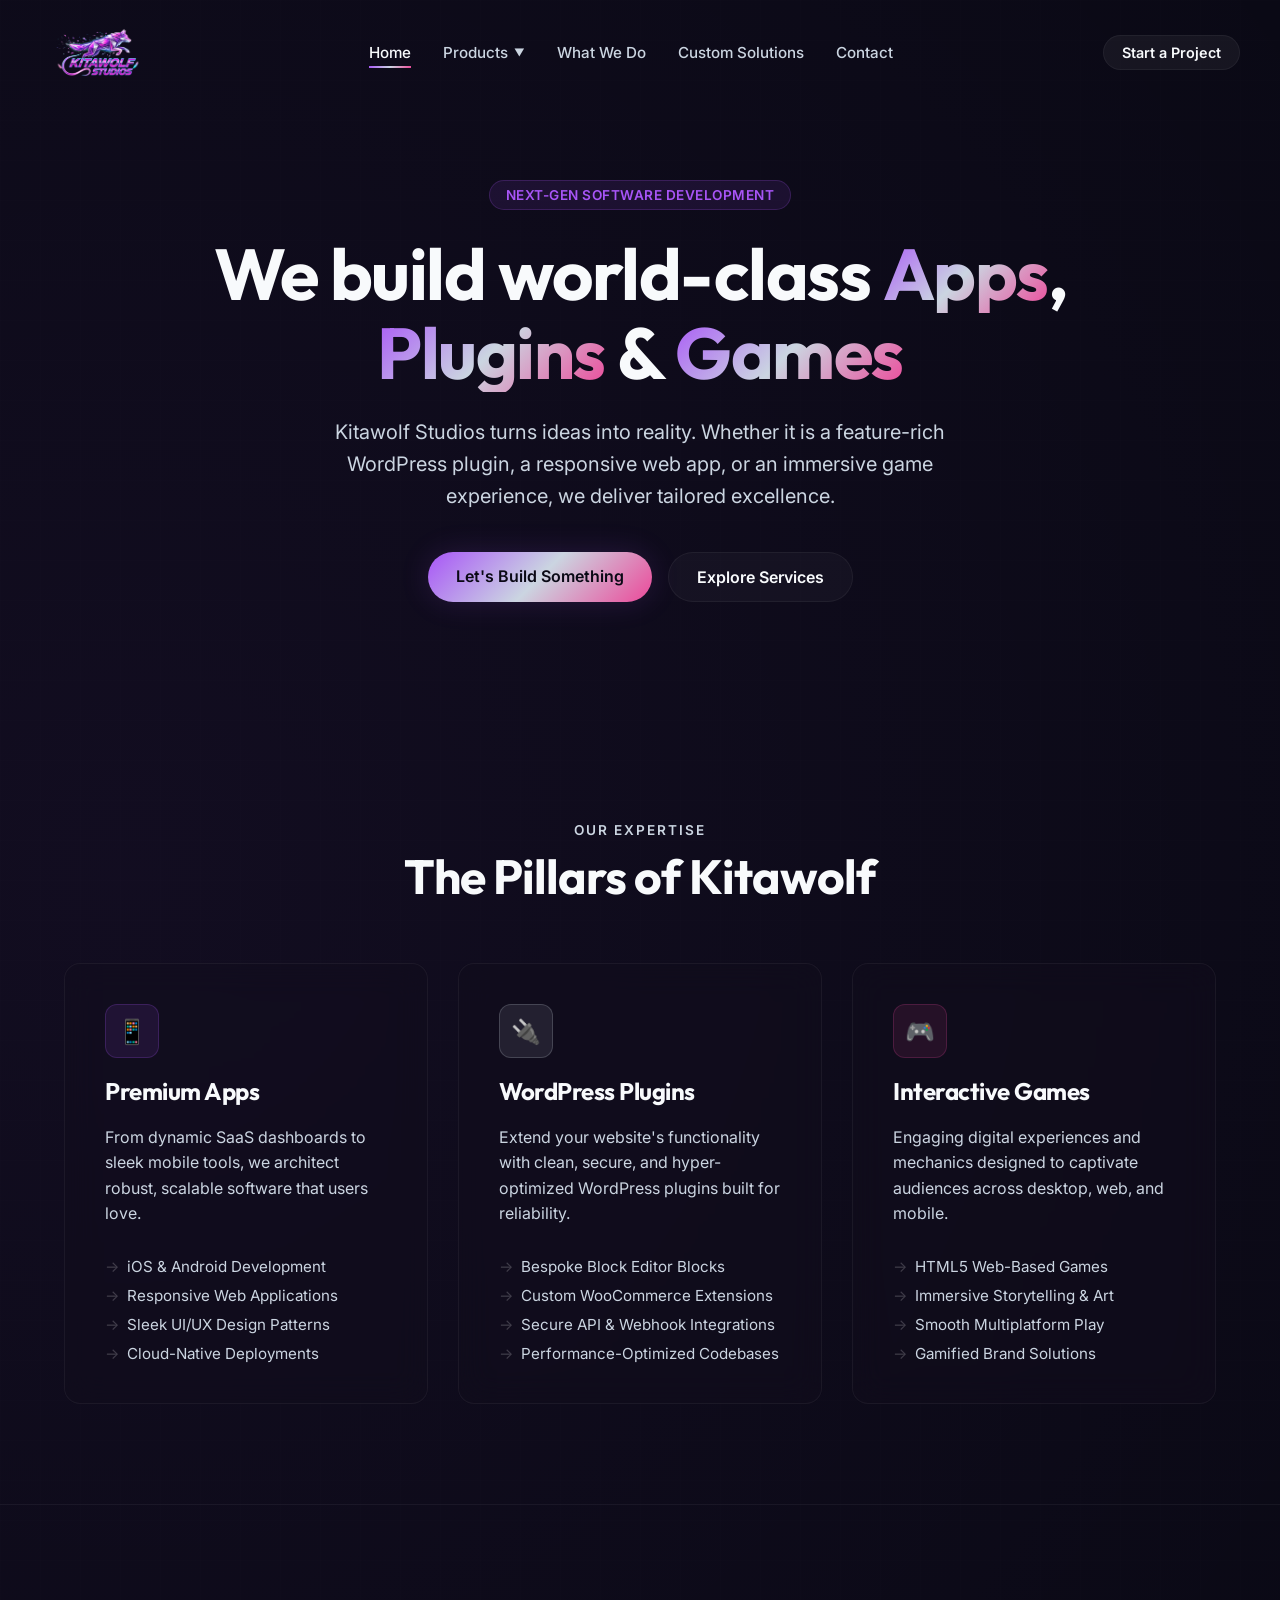
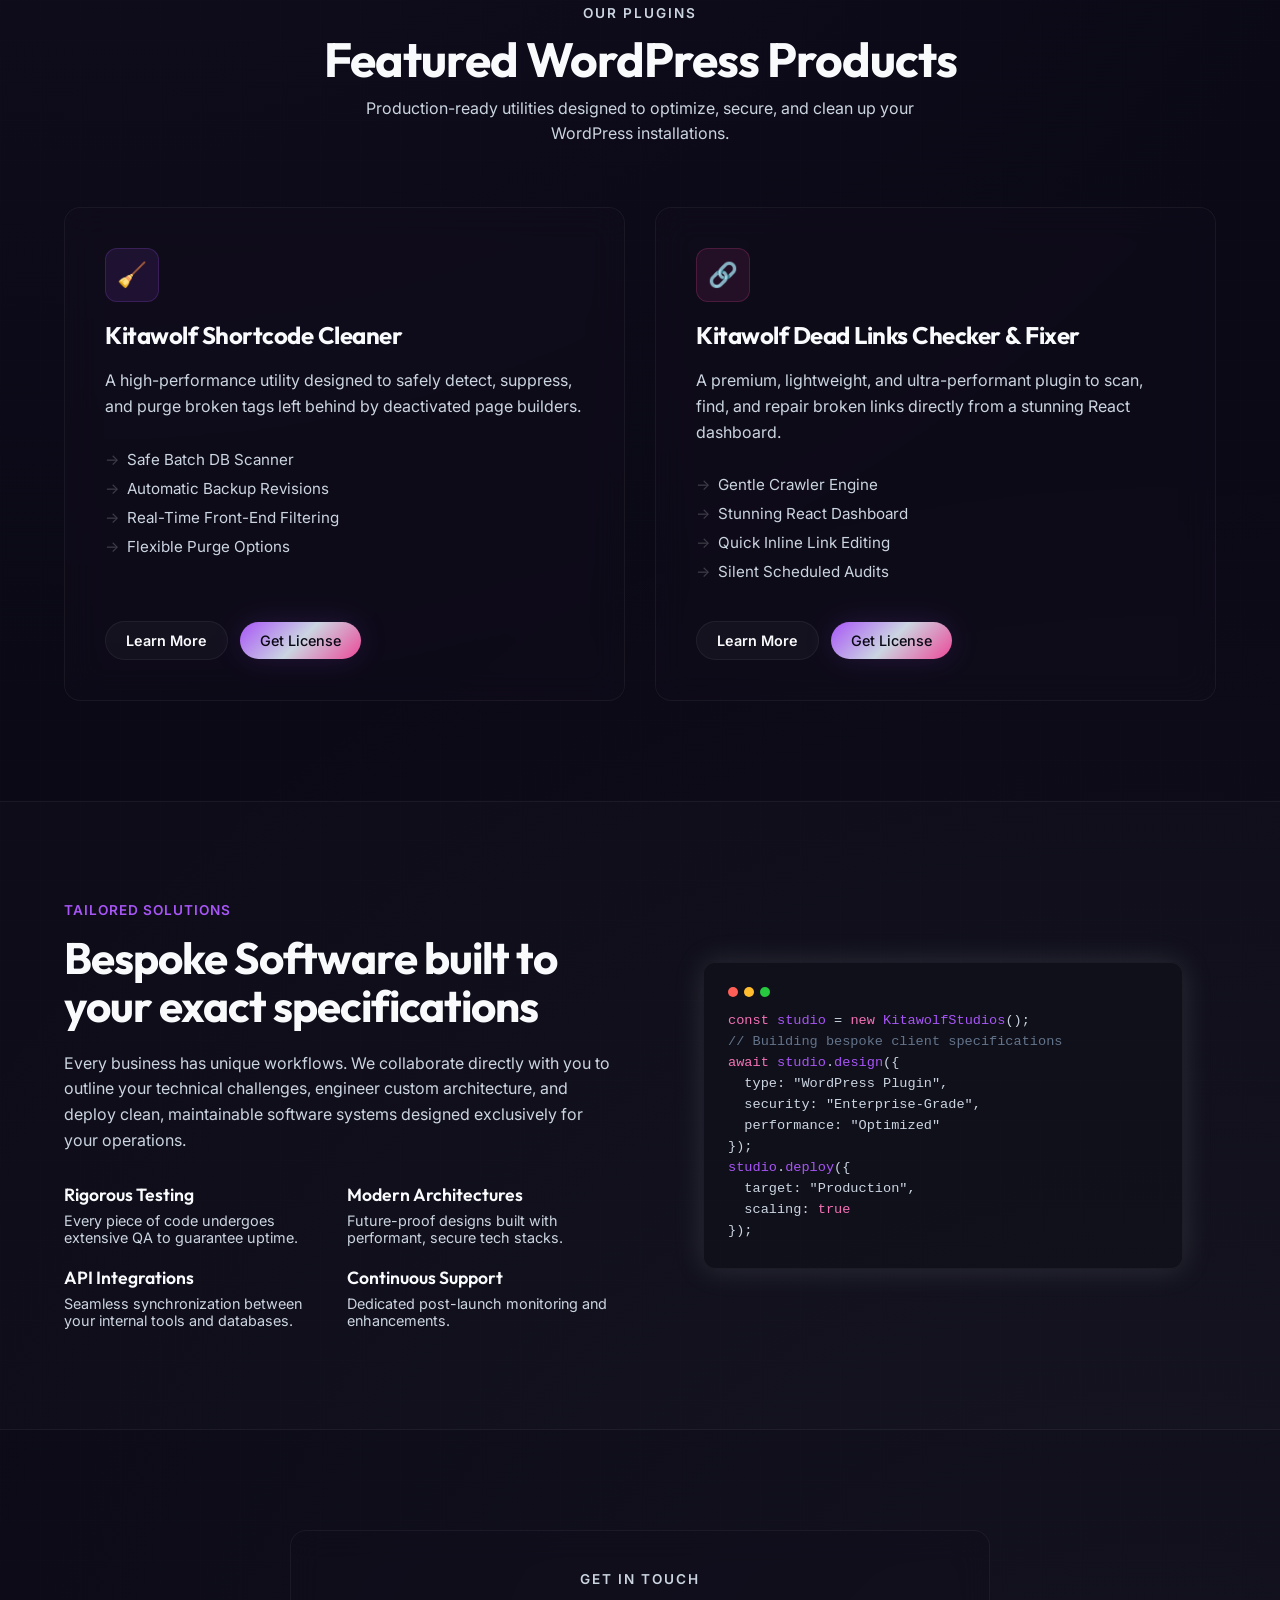
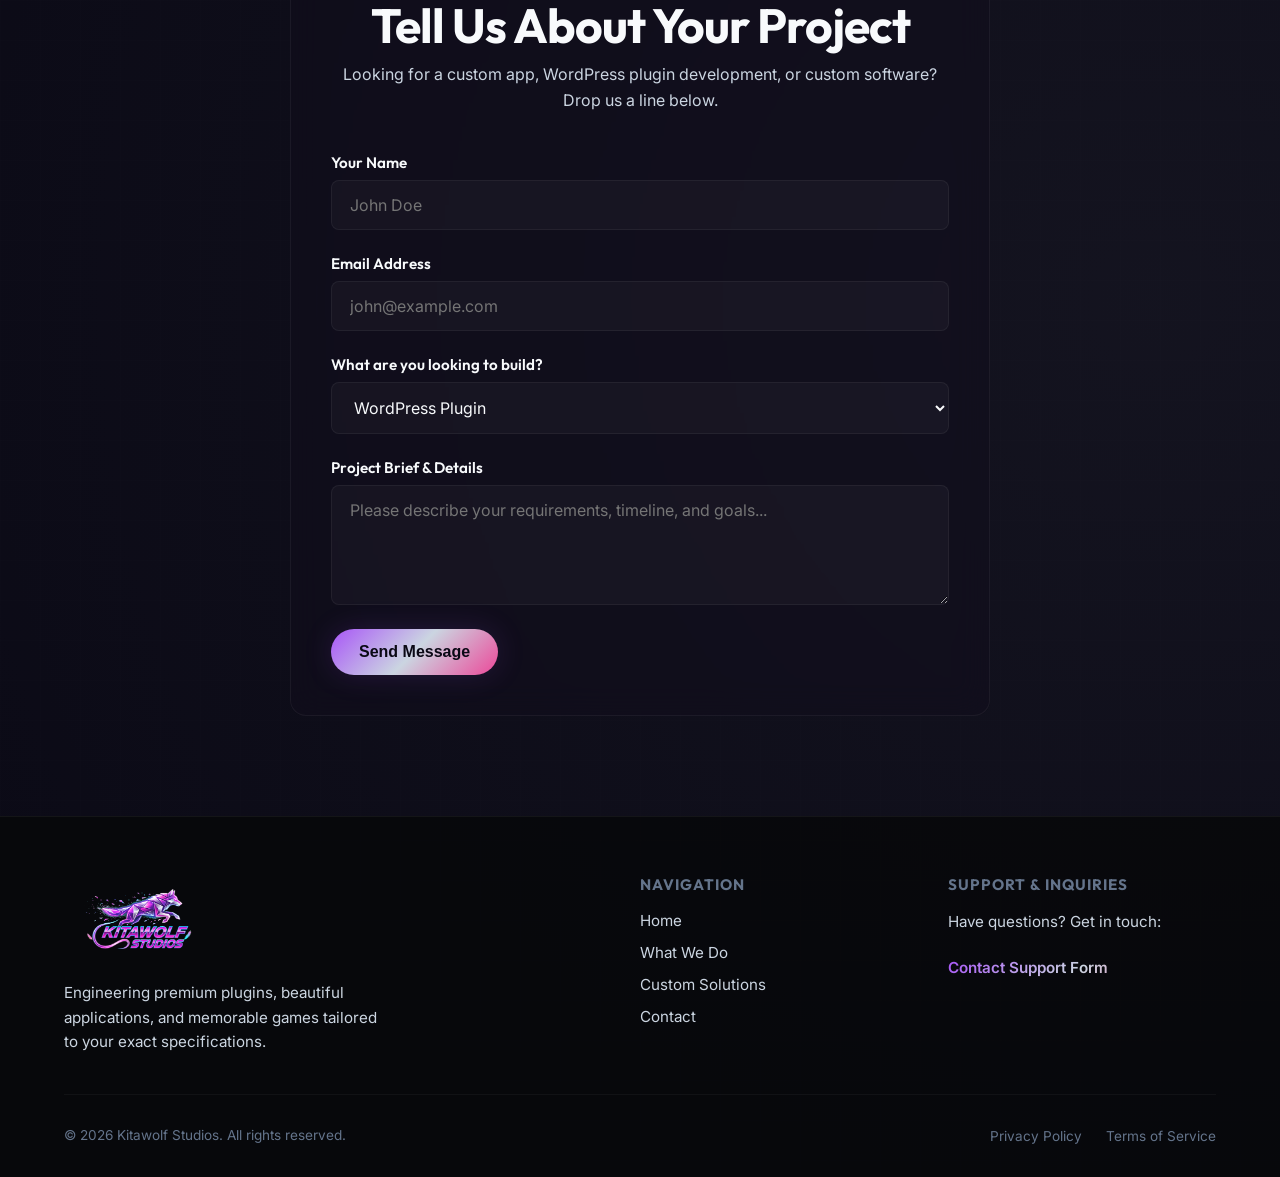
<file: index.html>
<!DOCTYPE html>
<html lang="en">
<head>
  <meta charset="UTF-8">
  <meta name="viewport" content="width=device-width, initial-scale=1.0">
  <title>Kitawolf Studios | World-Class Apps, Plugins & Games</title>
  
  <!-- SEO Meta Tags -->
  <meta name="description" content="Kitawolf Studios designs and builds premium mobile/web applications, custom WordPress plugins, and immersive games. We specialize in bespoke custom software built to your specifications.">
  <meta name="keywords" content="Kitawolf Studios, WordPress Plugins, Custom WordPress Plugin, Web Application Development, Game Development, Software Engineering, Bespoke Software">
  <meta name="author" content="Kitawolf Studios">
  
  <!-- Open Graph / Facebook -->
  <meta property="og:type" content="website">
  <meta property="og:title" content="Kitawolf Studios | World-Class Apps, Plugins & Games">
  <meta property="og:description" content="Kitawolf Studios designs and builds premium applications, custom WordPress plugins, and immersive games.">
  
  <!-- Favicon -->
  <link rel="icon" href="data:image/svg+xml,<svg xmlns=%22http://www.w3.org/2000/svg%22 viewBox=%220 0 100 100%22><text y=%22.9em%22 font-size=%2290%22>🐺</text></svg>">
  
  <!-- Stylesheets -->
  <link rel="stylesheet" href="index.css">
</head>
<body>

  <!-- Header & Navigation -->
  <header id="site-header">
    <div class="container nav-container">
      <a href="index.html" class="logo" id="nav-logo">
        <img src="kitawolf-logo.png" alt="Kitawolf Studios Logo" class="logo-img">
      </a>
      
      <nav aria-label="Main Navigation">
        <ul class="nav-links" id="nav-menu">
          <li><a href="index.html" class="active" id="link-home">Home</a></li>
          <li class="dropdown" id="dropdown-products">
            <a href="#" class="dropdown-toggle" id="link-products" aria-haspopup="true" aria-expanded="false">Products <span class="chevron">▼</span></a>
            <ul class="dropdown-menu">
              <li><a href="shortcode-cleaner.html" id="link-prod-cleaner">Kitawolf Shortcode Cleaner</a></li>
              <li><a href="dead-links-checker.html" id="link-prod-links">Kitawolf Dead Links Checker</a></li>
            </ul>
          </li>
          <li><a href="index.html#pillars" id="link-pillars">What We Do</a></li>
          <li><a href="index.html#custom-software" id="link-custom">Custom Solutions</a></li>
          <li><a href="index.html#contact" id="link-contact">Contact</a></li>
        </ul>
      </nav>
      
      <a href="index.html#contact" class="nav-cta" id="nav-cta-btn">Start a Project</a>
      
      <button class="mobile-toggle" id="mobile-menu-toggle" aria-label="Toggle Menu" aria-expanded="false" aria-controls="nav-menu">
        <span></span>
        <span></span>
        <span></span>
      </button>
    </div>
  </header>

  <!-- Main Content -->
  <main>
    
    <!-- Hero Section -->
    <section class="hero container" id="hero-section">
      <span class="hero-badge">Next-Gen Software Development</span>
      <h1>We build world-class <span class="gradient-text">Apps</span>, <span class="gradient-text">Plugins</span> & <span class="gradient-text">Games</span></h1>
      <p>Kitawolf Studios turns ideas into reality. Whether it is a feature-rich WordPress plugin, a responsive web app, or an immersive game experience, we deliver tailored excellence.</p>
      
      <div class="hero-actions">
        <a href="#contact" class="btn btn-primary" id="hero-cta-primary">Let's Build Something</a>
        <a href="#pillars" class="btn btn-secondary" id="hero-cta-secondary">Explore Services</a>
      </div>
    </section>

    <!-- Pillars / What We Do Section -->
    <section class="section-padding" id="pillars">
      <div class="container">
        <div class="section-header">
          <span class="tag">Our Expertise</span>
          <h2>The Pillars of Kitawolf</h2>
        </div>
        
        <div class="pillars-grid">
          <!-- Apps Card -->
          <div class="pillar-card glass-panel" id="pillar-apps">
            <div class="pillar-icon-wrapper">📱</div>
            <h3>Premium Apps</h3>
            <p>From dynamic SaaS dashboards to sleek mobile tools, we architect robust, scalable software that users love.</p>
            <ul>
              <li>iOS & Android Development</li>
              <li>Responsive Web Applications</li>
              <li>Sleek UI/UX Design Patterns</li>
              <li>Cloud-Native Deployments</li>
            </ul>
          </div>
          
          <!-- Plugins Card -->
          <div class="pillar-card glass-panel" id="pillar-plugins">
            <div class="pillar-icon-wrapper">🔌</div>
            <h3>WordPress Plugins</h3>
            <p>Extend your website's functionality with clean, secure, and hyper-optimized WordPress plugins built for reliability.</p>
            <ul>
              <li>Bespoke Block Editor Blocks</li>
              <li>Custom WooCommerce Extensions</li>
              <li>Secure API & Webhook Integrations</li>
              <li>Performance-Optimized Codebases</li>
            </ul>
          </div>
          
          <!-- Games Card -->
          <div class="pillar-card glass-panel" id="pillar-games">
            <div class="pillar-icon-wrapper">🎮</div>
            <h3>Interactive Games</h3>
            <p>Engaging digital experiences and mechanics designed to captivate audiences across desktop, web, and mobile.</p>
            <ul>
              <li>HTML5 Web-Based Games</li>
              <li>Immersive Storytelling & Art</li>
              <li>Smooth Multiplatform Play</li>
              <li>Gamified Brand Solutions</li>
            </ul>
          </div>
        </div>
      </div>
    </section>

    <!-- Featured Products Section -->
    <section class="section-padding" id="products" style="border-top: 1px solid var(--border-color);">
      <div class="container">
        <div class="section-header">
          <span class="tag">Our Plugins</span>
          <h2>Featured WordPress Products</h2>
          <p style="margin-top: 10px; max-width: 600px; margin-left: auto; margin-right: auto;">Production-ready utilities designed to optimize, secure, and clean up your WordPress installations.</p>
        </div>

        <div class="pillars-grid">
          <!-- Product 1 Card -->
          <div class="pillar-card glass-panel" id="prod-card-cleaner">
            <div class="pillar-icon-wrapper" style="background: rgba(var(--accent-primary-rgb), 0.1); color: var(--accent-primary); border: 1px solid rgba(var(--accent-primary-rgb), 0.2);">🧹</div>
            <h3>Kitawolf Shortcode Cleaner</h3>
            <p>A high-performance utility designed to safely detect, suppress, and purge broken tags left behind by deactivated page builders.</p>
            <ul style="margin-bottom: 20px;">
              <li>Safe Batch DB Scanner</li>
              <li>Automatic Backup Revisions</li>
              <li>Real-Time Front-End Filtering</li>
              <li>Flexible Purge Options</li>
            </ul>
            <div style="margin-top: auto; display: flex; gap: 12px; align-items: center;">
              <a href="shortcode-cleaner.html" class="btn btn-secondary" style="padding: 10px 20px; font-size: 0.9rem;">Learn More</a>
              <a href="shortcode-cleaner.html#pricing" class="btn btn-primary" style="padding: 10px 20px; font-size: 0.9rem; font-weight: 500; display: inline-flex; align-items: center; gap: 6px;">Get License</a>
            </div>
          </div>

          <!-- Product 2 Card -->
          <div class="pillar-card glass-panel" id="prod-card-links">
            <div class="pillar-icon-wrapper" style="background: rgba(var(--accent-pink-rgb), 0.1); color: var(--accent-pink); border: 1px solid rgba(var(--accent-pink-rgb), 0.2);">🔗</div>
            <h3>Kitawolf Dead Links Checker & Fixer</h3>
            <p>A premium, lightweight, and ultra-performant plugin to scan, find, and repair broken links directly from a stunning React dashboard.</p>
            <ul style="margin-bottom: 20px;">
              <li>Gentle Crawler Engine</li>
              <li>Stunning React Dashboard</li>
              <li>Quick Inline Link Editing</li>
              <li>Silent Scheduled Audits</li>
            </ul>
            <div style="margin-top: auto; display: flex; gap: 12px; align-items: center;">
              <a href="dead-links-checker.html" class="btn btn-secondary" style="padding: 10px 20px; font-size: 0.9rem;">Learn More</a>
              <a href="dead-links-checker.html#pricing" class="btn btn-primary" style="padding: 10px 20px; font-size: 0.9rem; font-weight: 500; display: inline-flex; align-items: center; gap: 6px;">Get License</a>
            </div>
          </div>
        </div>
      </div>
    </section>

    <!-- Custom Software Section -->
    <section class="section-padding custom-software" id="custom-software" style="background: rgba(255,255,255,0.01); border-top: 1px solid var(--border-color); border-bottom: 1px solid var(--border-color);">
      <div class="container custom-layout">
        
        <div class="custom-content">
          <span class="custom-badge">Tailored Solutions</span>
          <h2>Bespoke Software built to your exact specifications</h2>
          <p>Every business has unique workflows. We collaborate directly with you to outline your technical challenges, engineer custom architecture, and deploy clean, maintainable software systems designed exclusively for your operations.</p>
          
          <div class="specs-list">
            <div class="spec-item">
              <span class="spec-title">Rigorous Testing</span>
              <span class="spec-desc">Every piece of code undergoes extensive QA to guarantee uptime.</span>
            </div>
            <div class="spec-item">
              <span class="spec-title">Modern Architectures</span>
              <span class="spec-desc">Future-proof designs built with performant, secure tech stacks.</span>
            </div>
            <div class="spec-item">
              <span class="spec-title">API Integrations</span>
              <span class="spec-desc">Seamless synchronization between your internal tools and databases.</span>
            </div>
            <div class="spec-item">
              <span class="spec-title">Continuous Support</span>
              <span class="spec-desc">Dedicated post-launch monitoring and enhancements.</span>
            </div>
          </div>
        </div>
        
        <!-- Code Simulator Visual -->
        <div class="custom-visual">
          <div class="code-mockup">
            <div class="code-header">
              <span class="code-dot red"></span>
              <span class="code-dot yellow"></span>
              <span class="code-dot green"></span>
            </div>
            <div class="code-line"><span class="code-keyword">const</span> <span class="code-variable">studio</span> = <span class="code-keyword">new</span> <span class="code-variable">KitawolfStudios</span>();</div>
            <div class="code-line"><span class="code-comment">// Building bespoke client specifications</span></div>
            <div class="code-line"><span class="code-keyword">await</span> <span class="code-variable">studio</span>.<span class="code-variable">design</span>({</div>
            <div class="code-line">&nbsp;&nbsp;type: <span class="code-string">"WordPress Plugin"</span>,</div>
            <div class="code-line">&nbsp;&nbsp;security: <span class="code-string">"Enterprise-Grade"</span>,</div>
            <div class="code-line">&nbsp;&nbsp;performance: <span class="code-string">"Optimized"</span></div>
            <div class="code-line">});</div>
            <div class="code-line"><span class="code-variable">studio</span>.<span class="code-variable">deploy</span>({</div>
            <div class="code-line">&nbsp;&nbsp;target: <span class="code-string">"Production"</span>,</div>
            <div class="code-line">&nbsp;&nbsp;scaling: <span class="code-keyword">true</span></div>
            <div class="code-line">});</div>
          </div>
        </div>
        
      </div>
    </section>

    <!-- Inquiry / Contact Form Section -->
    <section class="section-padding" id="contact">
      <div class="container contact-container glass-panel">
        <div class="section-header" style="margin-bottom: 40px;">
          <span class="tag">Get in Touch</span>
          <h2>Tell Us About Your Project</h2>
          <p style="margin-top: 10px;">Looking for a custom app, WordPress plugin development, or custom software? Drop us a line below.</p>
        </div>
        
        <div id="submit-message" class="submit-status"></div>
        
        <form class="contact-form" id="project-contact-form" novalidate>
          <div class="form-group">
            <label for="contact-name">Your Name</label>
            <input type="text" id="contact-name" name="name" placeholder="John Doe" required>
          </div>
          
          <div class="form-group">
            <label for="contact-email">Email Address</label>
            <input type="email" id="contact-email" name="email" placeholder="john@example.com" required>
          </div>
          
          <div class="form-group">
            <label for="contact-category">What are you looking to build?</label>
            <select id="contact-category" name="category">
              <option value="wordpress-plugins">WordPress Plugin</option>
              <option value="applications">Web or Mobile Application</option>
              <option value="games">Interactive Game</option>
              <option value="custom-software">Bespoke Custom Software</option>
            </select>
          </div>
          
          <div class="form-group">
            <label for="contact-message">Project Brief & Details</label>
            <textarea id="contact-message" name="message" placeholder="Please describe your requirements, timeline, and goals..." required></textarea>
          </div>
          
          <button type="submit" class="btn btn-primary" id="contact-submit" style="align-self: flex-start;">Send Message</button>
        </form>
      </div>
    </section>

  </main>

  <!-- Footer Section -->
  <footer>
    <div class="container">
      <div class="footer-grid">
        <div class="footer-about">
          <a href="index.html" class="logo">
            <img src="kitawolf-logo.png" alt="Kitawolf Studios Logo" class="logo-img" style="height: 84px;">
          </a>
          <p>Engineering premium plugins, beautiful applications, and memorable games tailored to your exact specifications.</p>
        </div>
        
        <div class="footer-links-col">
          <h4>Navigation</h4>
          <ul class="footer-links">
            <li><a href="index.html">Home</a></li>
            <li><a href="index.html#pillars">What We Do</a></li>
            <li><a href="index.html#custom-software">Custom Solutions</a></li>
            <li><a href="index.html#contact">Contact</a></li>
          </ul>
        </div>
        
        <div class="footer-links-col">
          <h4>Support & Inquiries</h4>
          <p style="font-size: 0.95rem; color: var(--text-secondary); margin-bottom: 8px;">Have questions? Get in touch:</p>
          <a href="#contact" class="gradient-text" style="font-weight: 600; font-size: 0.95rem;">Contact Support Form</a>
        </div>
      </div>
      
      <div class="footer-bottom">
        <p>&copy; 2026 Kitawolf Studios. All rights reserved.</p>
        <div class="footer-legal-links">
          <a href="privacy.html" id="link-footer-privacy">Privacy Policy</a>
          <a href="terms.html" id="link-footer-terms">Terms of Service</a>
        </div>
      </div>
    </div>
  </footer>

  <!-- Scripts -->
  <script src="index.js"></script>
</body>
</html>
</file>
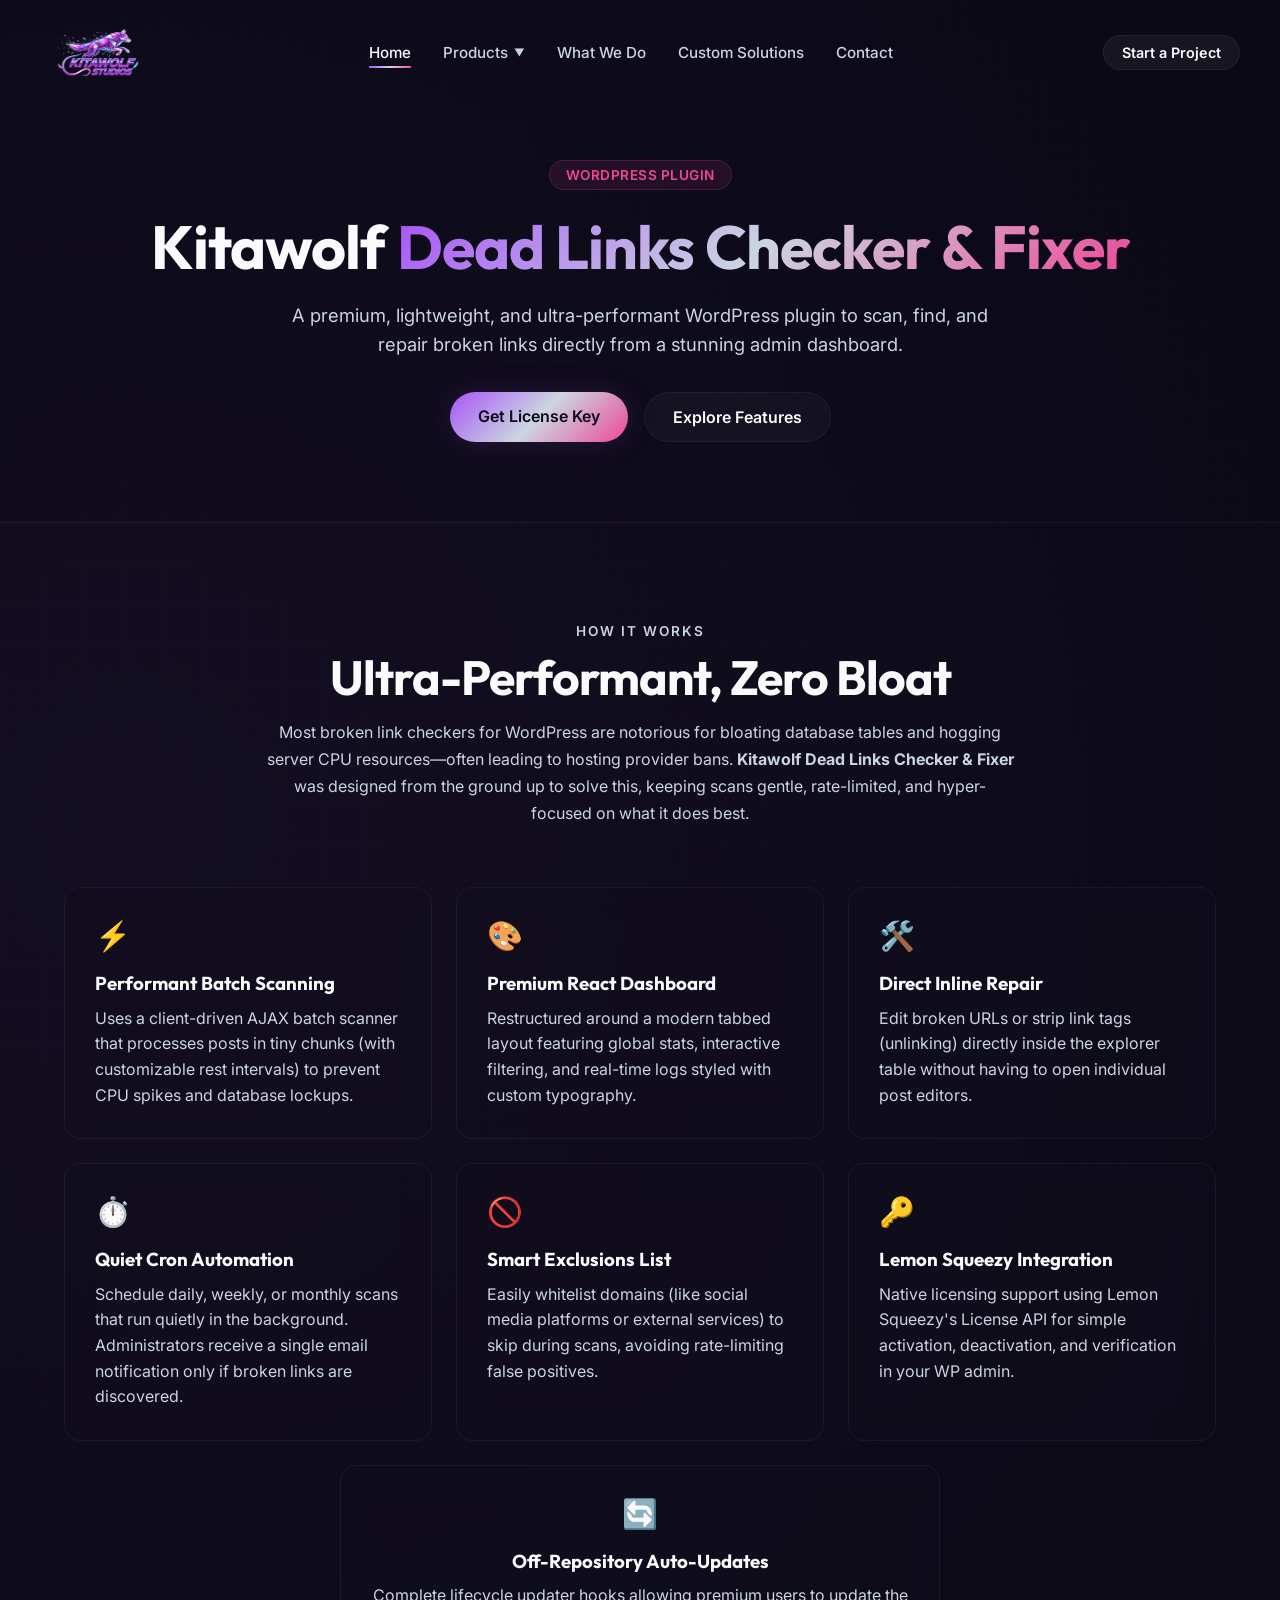
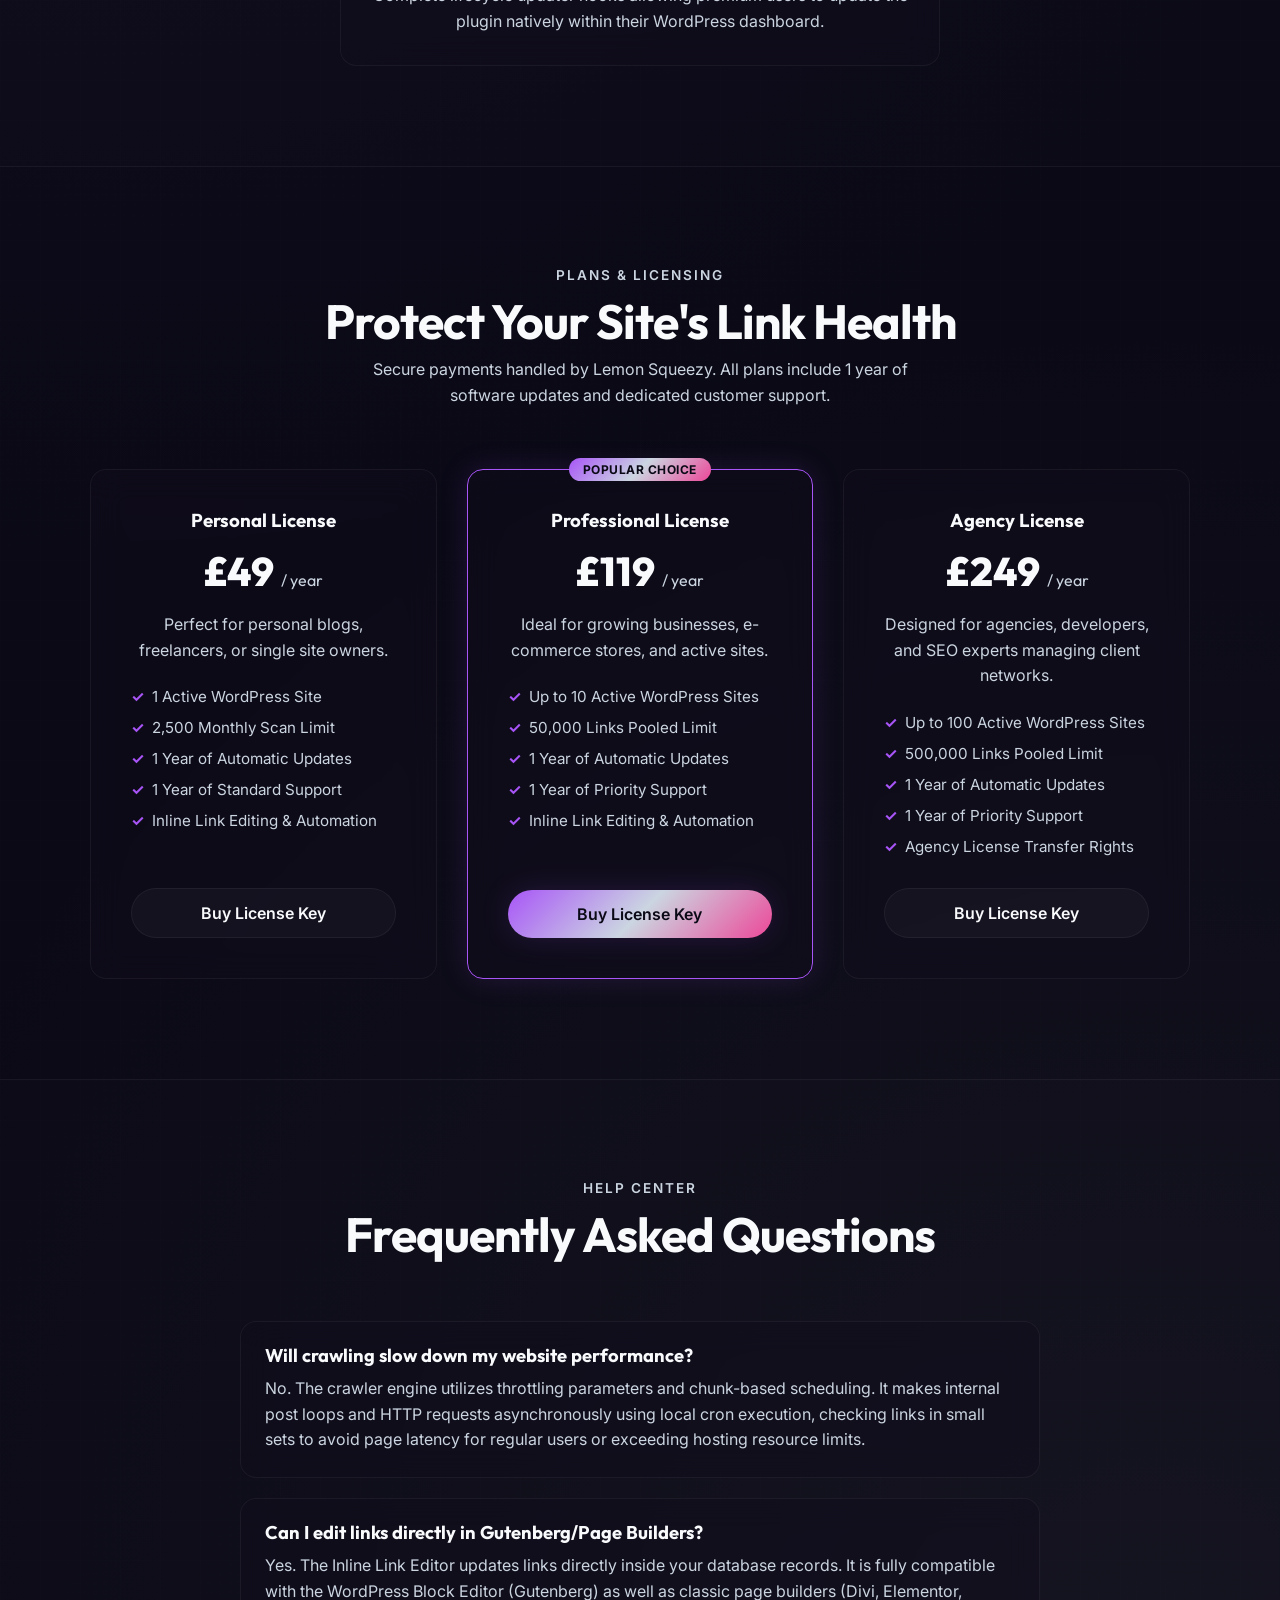
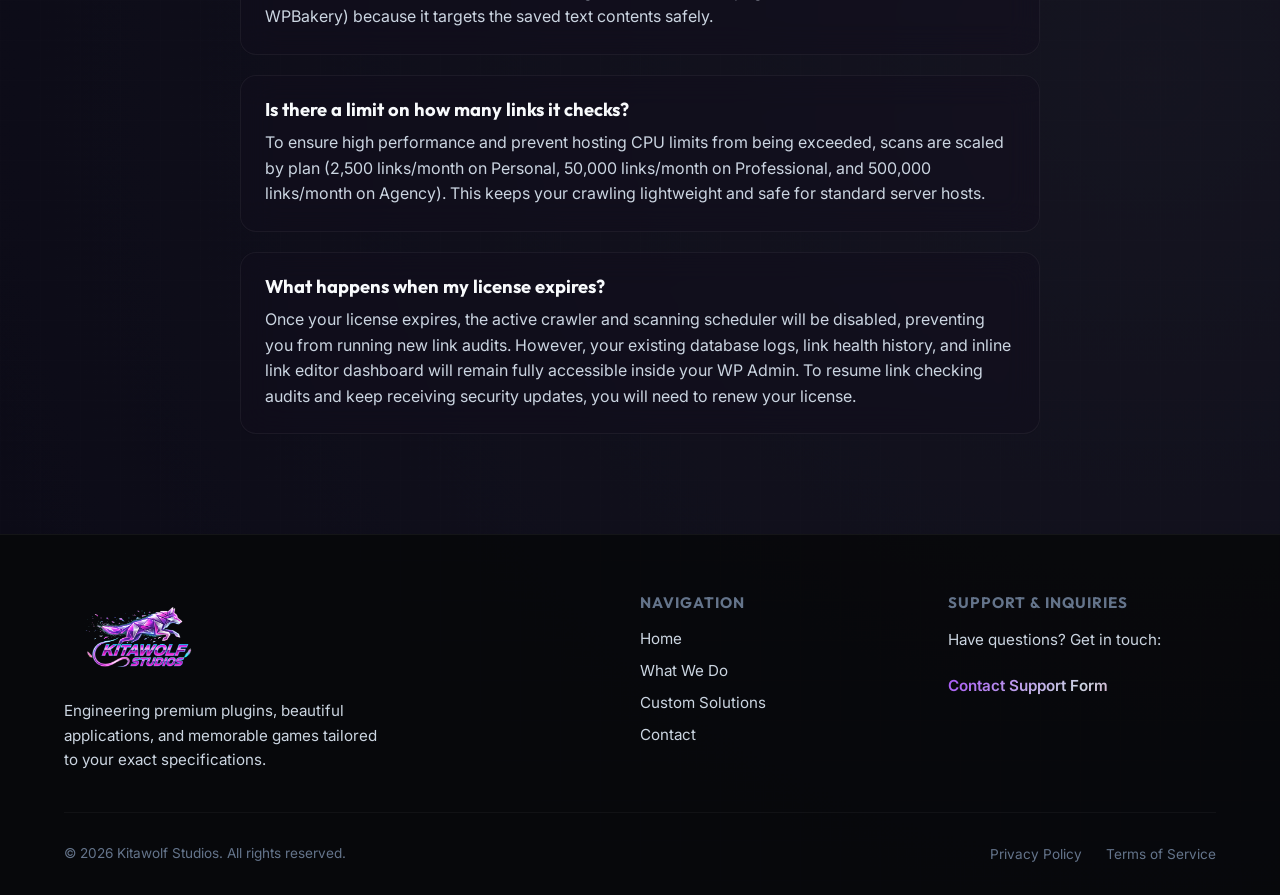
<file: dead-links-checker.html>
<!DOCTYPE html>
<html lang="en">
<head>
  <meta charset="UTF-8">
  <meta name="viewport" content="width=device-width, initial-scale=1.0">
  <title>Kitawolf Dead Links Checker & Fixer | WordPress Plugin</title>
  
  <!-- SEO Meta Tags -->
  <meta name="description" content="Preserve your search engine rankings and UX. High-performance self-hosted WordPress plugin to crawl, monitor, and repair broken links and 404 image sources.">
  <meta name="keywords" content="WordPress Dead Links Checker, Broken Link Finder, WP Link Fixer, SEO Link Audit, Fix 404 WordPress">
  <meta name="author" content="Kitawolf Studios">
  
  <!-- Favicon -->
  <link rel="icon" href="data:image/svg+xml,<svg xmlns=%22http://www.w3.org/2000/svg%22 viewBox=%220 0 100 100%22><text y=%22.9em%22 font-size=%2290%22>🐺</text></svg>">
  
  <!-- Stylesheets -->
  <link rel="stylesheet" href="index.css">
  <style>
    .product-hero {
      padding-top: 160px;
      padding-bottom: 80px;
      text-align: center;
    }
    .product-hero h1 {
      font-size: clamp(2.2rem, 5vw, 3.8rem);
      margin-bottom: 20px;
      letter-spacing: -1px;
    }
    .product-hero p {
      max-width: 750px;
      margin: 0 auto 32px;
      font-size: clamp(1rem, 2vw, 1.15rem);
    }
    .features-grid {
      display: grid;
      grid-template-columns: repeat(auto-fit, minmax(280px, 1fr));
      gap: 24px;
      margin-top: 40px;
    }
    .feature-box {
      padding: 30px;
      display: flex;
      flex-direction: column;
      gap: 12px;
    }
    .feature-icon {
      font-size: 1.8rem;
      margin-bottom: 8px;
    }
    .pricing-grid {
      display: grid;
      grid-template-columns: repeat(auto-fit, minmax(300px, 1fr));
      gap: 30px;
      max-width: 1100px;
      margin: 40px auto 0;
    }
    .price-card {
      padding: 40px;
      text-align: center;
      display: flex;
      flex-direction: column;
      align-items: center;
      position: relative;
    }
    .price-card.popular {
      border-color: var(--accent-primary);
      box-shadow: var(--glow-shadow);
    }
    .popular-badge {
      position: absolute;
      top: -12px;
      background: var(--gradient-accent);
      color: var(--bg-dark);
      padding: 4px 14px;
      font-size: 0.75rem;
      font-weight: 700;
      border-radius: 20px;
      text-transform: uppercase;
      letter-spacing: 0.5px;
    }
    .price-tag {
      font-size: 2.5rem;
      font-family: var(--font-heading);
      font-weight: 800;
      margin: 16px 0;
    }
    .price-tag span {
      font-size: 1rem;
      font-weight: 400;
      color: var(--text-secondary);
    }
    .price-features {
      list-style: none;
      margin: 24px 0 32px;
      display: flex;
      flex-direction: column;
      gap: 12px;
      text-align: left;
      width: 100%;
    }
    .price-features li {
      font-size: 0.95rem;
      color: var(--text-secondary);
      display: flex;
      align-items: center;
      gap: 8px;
    }
    .price-features li::before {
      content: '✓';
      color: var(--accent-primary);
      font-weight: bold;
    }
    .faq-container {
      max-width: 800px;
      margin: 40px auto 0;
      display: flex;
      flex-direction: column;
      gap: 20px;
    }
    .faq-item {
      padding: 24px;
    }
    .faq-item h3 {
      font-size: 1.15rem;
      margin-bottom: 10px;
    }
  </style>
</head>
<body>

  <!-- Header & Navigation -->
  <header id="site-header" class="scrolled">
    <div class="container nav-container">
      <a href="index.html" class="logo" id="nav-logo">
        <img src="kitawolf-logo.png" alt="Kitawolf Studios Logo" class="logo-img">
      </a>
      
      <nav aria-label="Main Navigation">
        <ul class="nav-links" id="nav-menu">
          <li><a href="index.html" id="link-home">Home</a></li>
          <li class="dropdown active" id="dropdown-products">
            <a href="#" class="dropdown-toggle" id="link-products" aria-haspopup="true" aria-expanded="false">Products <span class="chevron">▼</span></a>
            <ul class="dropdown-menu open">
              <li><a href="shortcode-cleaner.html" id="link-prod-cleaner">Kitawolf Shortcode Cleaner</a></li>
              <li><a href="dead-links-checker.html" class="active" id="link-prod-links">Kitawolf Dead Links Checker</a></li>
            </ul>
          </li>
          <li><a href="index.html#pillars" id="link-pillars">What We Do</a></li>
          <li><a href="index.html#custom-software" id="link-custom">Custom Solutions</a></li>
          <li><a href="index.html#contact" id="link-contact">Contact</a></li>
        </ul>
      </nav>
      
      <a href="index.html#contact" class="nav-cta" id="nav-cta-btn">Start a Project</a>
      
      <button class="mobile-toggle" id="mobile-menu-toggle" aria-label="Toggle Menu" aria-expanded="false" aria-controls="nav-menu">
        <span></span>
        <span></span>
        <span></span>
      </button>
    </div>
  </header>

  <!-- Main Content -->
  <main>
    <!-- Product Hero -->
    <section class="product-hero container">
      <span class="hero-badge" style="border-color: rgba(var(--accent-pink-rgb), 0.2); background: rgba(var(--accent-pink-rgb), 0.1); color: var(--accent-pink);">WordPress Plugin</span>
      <h1>Kitawolf <span class="gradient-text">Dead Links Checker & Fixer</span></h1>
      <p>A premium, lightweight, and ultra-performant WordPress plugin to scan, find, and repair broken links directly from a stunning admin dashboard.</p>
      <div style="display: flex; gap: 16px; justify-content: center;">
        <a href="#pricing" class="btn btn-primary">Get License Key</a>
        <a href="#features" class="btn btn-secondary">Explore Features</a>
      </div>
    </section>

    <!-- Features Section -->
    <section class="section-padding" id="features" style="background: rgba(255,255,255,0.005); border-top: 1px solid var(--border-color); border-bottom: 1px solid var(--border-color);">
      <div class="container">
        <div class="section-header">
          <span class="tag">How it Works</span>
          <h2>Ultra-Performant, Zero Bloat</h2>
          <p style="margin-top: 15px; max-width: 750px; margin-left: auto; margin-right: auto; line-height: 1.7;">Most broken link checkers for WordPress are notorious for bloating database tables and hogging server CPU resources—often leading to hosting provider bans. <strong>Kitawolf Dead Links Checker & Fixer</strong> was designed from the ground up to solve this, keeping scans gentle, rate-limited, and hyper-focused on what it does best.</p>
        </div>

        <div class="features-grid">
          <!-- Feature 1 -->
          <div class="feature-box glass-panel">
            <div class="feature-icon">⚡</div>
            <h3>Performant Batch Scanning</h3>
            <p>Uses a client-driven AJAX batch scanner that processes posts in tiny chunks (with customizable rest intervals) to prevent CPU spikes and database lockups.</p>
          </div>
          <!-- Feature 2 -->
          <div class="feature-box glass-panel">
            <div class="feature-icon">🎨</div>
            <h3>Premium React Dashboard</h3>
            <p>Restructured around a modern tabbed layout featuring global stats, interactive filtering, and real-time logs styled with custom typography.</p>
          </div>
          <!-- Feature 3 -->
          <div class="feature-box glass-panel">
            <div class="feature-icon">🛠️</div>
            <h3>Direct Inline Repair</h3>
            <p>Edit broken URLs or strip link tags (unlinking) directly inside the explorer table without having to open individual post editors.</p>
          </div>
          <!-- Feature 4 -->
          <div class="feature-box glass-panel">
            <div class="feature-icon">⏱️</div>
            <h3>Quiet Cron Automation</h3>
            <p>Schedule daily, weekly, or monthly scans that run quietly in the background. Administrators receive a single email notification only if broken links are discovered.</p>
          </div>
          <!-- Feature 5 -->
          <div class="feature-box glass-panel">
            <div class="feature-icon">🚫</div>
            <h3>Smart Exclusions List</h3>
            <p>Easily whitelist domains (like social media platforms or external services) to skip during scans, avoiding rate-limiting false positives.</p>
          </div>
          <!-- Feature 6 -->
          <div class="feature-box glass-panel">
            <div class="feature-icon">🔑</div>
            <h3>Lemon Squeezy Integration</h3>
            <p>Native licensing support using Lemon Squeezy's License API for simple activation, deactivation, and verification in your WP admin.</p>
          </div>
          <!-- Feature 7 -->
          <div class="feature-box glass-panel" style="grid-column: 1 / -1; text-align: center; align-items: center; max-width: 600px; margin: 0 auto;">
            <div class="feature-icon">🔄</div>
            <h3>Off-Repository Auto-Updates</h3>
            <p>Complete lifecycle updater hooks allowing premium users to update the plugin natively within their WordPress dashboard.</p>
          </div>
        </div>
      </div>
    </section>

    <!-- Pricing Section -->
    <section class="section-padding" id="pricing">
      <div class="container">
        <div class="section-header">
          <span class="tag">Plans & Licensing</span>
          <h2>Protect Your Site's Link Health</h2>
          <p style="margin-top: 10px; max-width: 600px; margin-left: auto; margin-right: auto;">Secure payments handled by Lemon Squeezy. All plans include 1 year of software updates and dedicated customer support.</p>
        </div>

        <div class="pricing-grid">
          <!-- Plan 1: Personal -->
          <div class="price-card glass-panel">
            <h3>Personal License</h3>
            <div class="price-tag">£49 <span>/ year</span></div>
            <p>Perfect for personal blogs, freelancers, or single site owners.</p>
            <ul class="price-features">
              <li>1 Active WordPress Site</li>
              <li>2,500 Monthly Scan Limit</li>
              <li>1 Year of Automatic Updates</li>
              <li>1 Year of Standard Support</li>
              <li>Inline Link Editing & Automation</li>
            </ul>
            <a href="#" class="btn btn-secondary" style="width: 100%; margin-top: auto;" id="buy-personal">Buy License Key</a>
          </div>

          <!-- Plan 2: Professional -->
          <div class="price-card glass-panel popular">
            <span class="popular-badge">Popular Choice</span>
            <h3>Professional License</h3>
            <div class="price-tag">£119 <span>/ year</span></div>
            <p>Ideal for growing businesses, e-commerce stores, and active sites.</p>
            <ul class="price-features">
              <li>Up to 10 Active WordPress Sites</li>
              <li>50,000 Links Pooled Limit</li>
              <li>1 Year of Automatic Updates</li>
              <li>1 Year of Priority Support</li>
              <li>Inline Link Editing & Automation</li>
            </ul>
            <a href="#" class="btn btn-primary" style="width: 100%; margin-top: auto;" id="buy-professional">Buy License Key</a>
          </div>

          <!-- Plan 3: Agency -->
          <div class="price-card glass-panel">
            <h3>Agency License</h3>
            <div class="price-tag">£249 <span>/ year</span></div>
            <p>Designed for agencies, developers, and SEO experts managing client networks.</p>
            <ul class="price-features">
              <li>Up to 100 Active WordPress Sites</li>
              <li>500,000 Links Pooled Limit</li>
              <li>1 Year of Automatic Updates</li>
              <li>1 Year of Priority Support</li>
              <li>Agency License Transfer Rights</li>
            </ul>
            <a href="#" class="btn btn-secondary" style="width: 100%; margin-top: auto;" id="buy-agency">Buy License Key</a>
          </div>
        </div>
      </div>
    </section>

    <!-- FAQ Section -->
    <section class="section-padding" id="faq" style="border-top: 1px solid var(--border-color); background: rgba(255,255,255,0.003);">
      <div class="container">
        <div class="section-header">
          <span class="tag">Help Center</span>
          <h2>Frequently Asked Questions</h2>
        </div>

        <div class="faq-container">
          <div class="faq-item glass-panel">
            <h3>Will crawling slow down my website performance?</h3>
            <p>No. The crawler engine utilizes throttling parameters and chunk-based scheduling. It makes internal post loops and HTTP requests asynchronously using local cron execution, checking links in small sets to avoid page latency for regular users or exceeding hosting resource limits.</p>
          </div>
          <div class="faq-item glass-panel">
            <h3>Can I edit links directly in Gutenberg/Page Builders?</h3>
            <p>Yes. The Inline Link Editor updates links directly inside your database records. It is fully compatible with the WordPress Block Editor (Gutenberg) as well as classic page builders (Divi, Elementor, WPBakery) because it targets the saved text contents safely.</p>
          </div>
          <div class="faq-item glass-panel">
            <h3>Is there a limit on how many links it checks?</h3>
            <p>To ensure high performance and prevent hosting CPU limits from being exceeded, scans are scaled by plan (2,500 links/month on Personal, 50,000 links/month on Professional, and 500,000 links/month on Agency). This keeps your crawling lightweight and safe for standard server hosts.</p>
          </div>
          <div class="faq-item glass-panel">
            <h3>What happens when my license expires?</h3>
            <p>Once your license expires, the active crawler and scanning scheduler will be disabled, preventing you from running new link audits. However, your existing database logs, link health history, and inline link editor dashboard will remain fully accessible inside your WP Admin. To resume link checking audits and keep receiving security updates, you will need to renew your license.</p>
          </div>
        </div>
      </div>
    </section>
  </main>

  <!-- Footer Section -->
  <footer>
    <div class="container">
      <div class="footer-grid">
        <div class="footer-about">
          <a href="index.html" class="logo">
            <img src="kitawolf-logo.png" alt="Kitawolf Studios Logo" class="logo-img" style="height: 84px;">
          </a>
          <p>Engineering premium plugins, beautiful applications, and memorable games tailored to your exact specifications.</p>
        </div>
        
        <div class="footer-links-col">
          <h4>Navigation</h4>
          <ul class="footer-links">
            <li><a href="index.html">Home</a></li>
            <li><a href="index.html#pillars">What We Do</a></li>
            <li><a href="index.html#custom-software">Custom Solutions</a></li>
            <li><a href="index.html#contact">Contact</a></li>
          </ul>
        </div>
        
        <div class="footer-links-col">
          <h4>Support & Inquiries</h4>
          <p style="font-size: 0.95rem; color: var(--text-secondary); margin-bottom: 8px;">Have questions? Get in touch:</p>
          <a href="index.html#contact" class="gradient-text" style="font-weight: 600; font-size: 0.95rem;">Contact Support Form</a>
        </div>
      </div>
      
      <div class="footer-bottom">
        <p>&copy; 2026 Kitawolf Studios. All rights reserved.</p>
        <div class="footer-legal-links">
          <a href="privacy.html" id="link-footer-privacy">Privacy Policy</a>
          <a href="terms.html" id="link-footer-terms">Terms of Service</a>
        </div>
      </div>
    </div>
  </footer>

  <!-- Scripts -->
  <script src="index.js"></script>
</body>
</html>
</file>
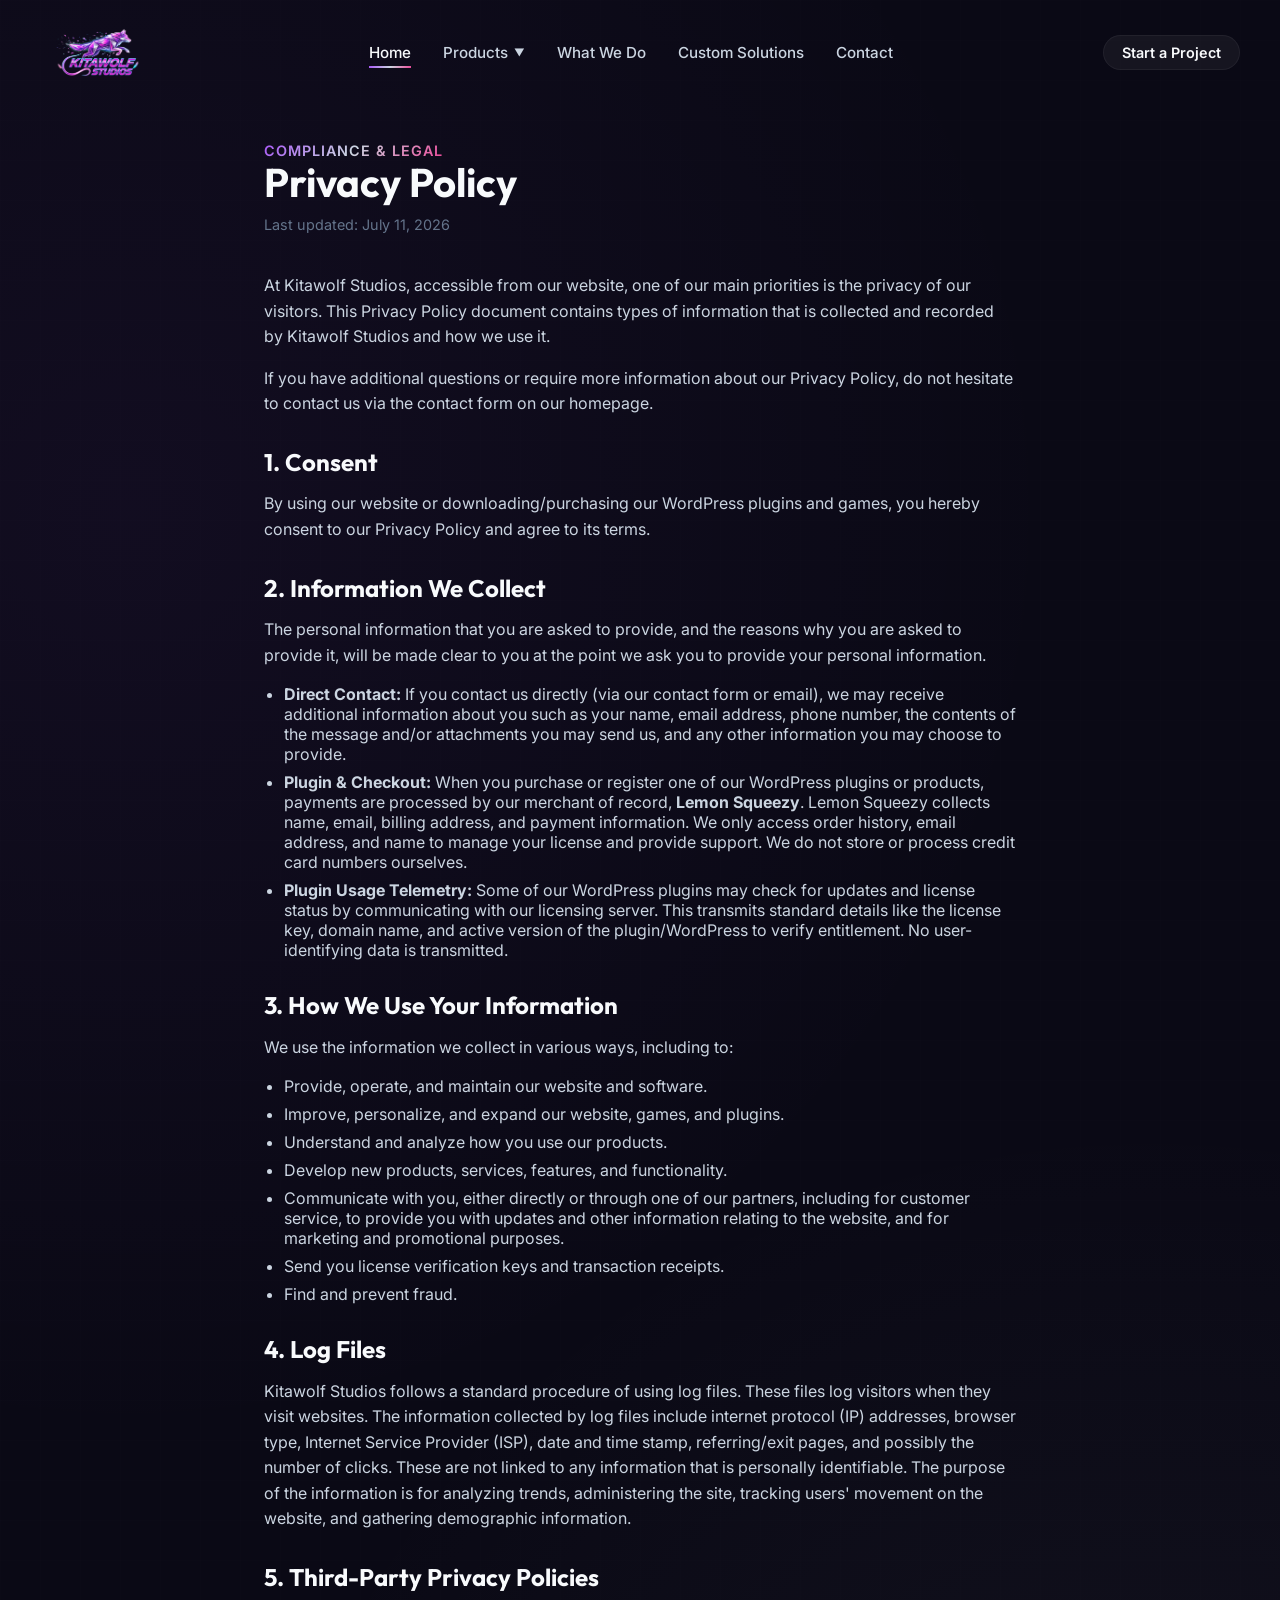
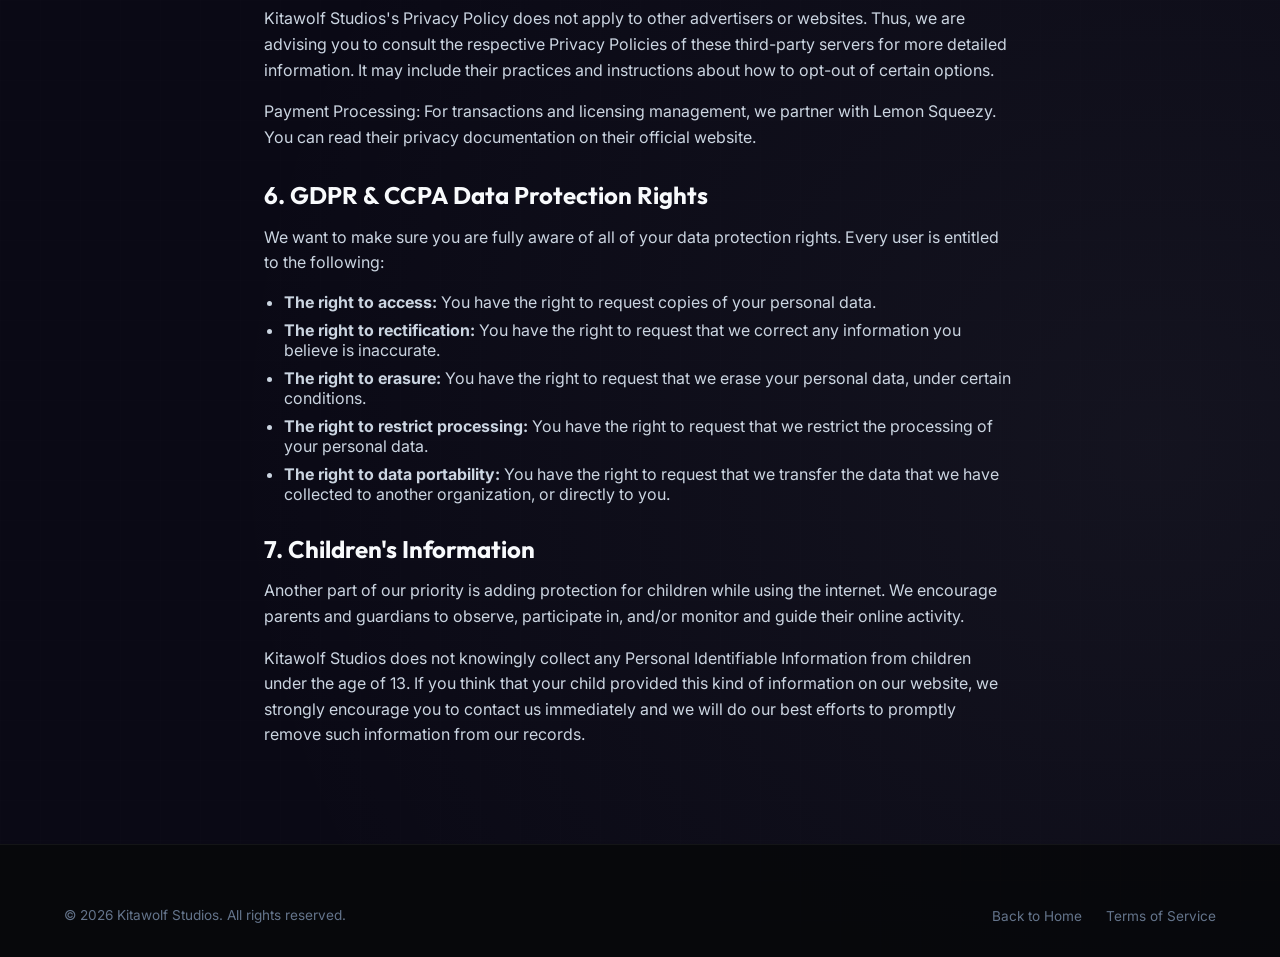
<file: privacy.html>
<!DOCTYPE html>
<html lang="en">
<head>
  <meta charset="UTF-8">
  <meta name="viewport" content="width=device-width, initial-scale=1.0">
  <title>Privacy Policy | Kitawolf Studios</title>
  
  <!-- SEO Meta Tags -->
  <meta name="description" content="Privacy Policy for Kitawolf Studios. Learn how we handle your personal data and information when you visit our website or use our WordPress plugins.">
  <meta name="robots" content="noindex, follow">
  
  <!-- Favicon -->
  <link rel="icon" href="data:image/svg+xml,<svg xmlns=%22http://www.w3.org/2000/svg%22 viewBox=%220 0 100 100%22><text y=%22.9em%22 font-size=%2290%22>🐺</text></svg>">
  
  <!-- Stylesheets -->
  <link rel="stylesheet" href="index.css">
</head>
<body>

  <!-- Header & Navigation -->
  <header id="site-header" class="scrolled">
    <div class="container nav-container">
      <a href="index.html" class="logo" id="nav-logo">
        <img src="kitawolf-logo.png" alt="Kitawolf Studios Logo" class="logo-img">
      </a>
      
      <nav aria-label="Main Navigation">
        <ul class="nav-links" id="nav-menu">
          <li><a href="index.html" id="link-home">Home</a></li>
          <li class="dropdown" id="dropdown-products">
            <a href="#" class="dropdown-toggle" id="link-products" aria-haspopup="true" aria-expanded="false">Products <span class="chevron">▼</span></a>
            <ul class="dropdown-menu">
              <li><a href="shortcode-cleaner.html" id="link-prod-cleaner">Kitawolf Shortcode Cleaner</a></li>
              <li><a href="dead-links-checker.html" id="link-prod-links">Kitawolf Dead Links Checker</a></li>
            </ul>
          </li>
          <li><a href="index.html#pillars" id="link-pillars">What We Do</a></li>
          <li><a href="index.html#custom-software" id="link-custom">Custom Solutions</a></li>
          <li><a href="index.html#contact" id="link-contact">Contact</a></li>
        </ul>
      </nav>
      
      <a href="index.html#contact" class="nav-cta" id="nav-cta-btn">Start a Project</a>
      
      <button class="mobile-toggle" id="mobile-menu-toggle" aria-label="Toggle Menu" aria-expanded="false" aria-controls="nav-menu">
        <span></span>
        <span></span>
        <span></span>
      </button>
    </div>
  </header>

  <!-- Main content -->
  <main class="legal-page">
    <div class="container legal-content">
      <span class="gradient-text" style="font-weight: 600; font-size: 0.9rem; text-transform: uppercase; letter-spacing: 1px;">Compliance & Legal</span>
      <h1>Privacy Policy</h1>
      <span class="legal-meta">Last updated: July 11, 2026</span>
      
      <div class="legal-body">
        <p>At Kitawolf Studios, accessible from our website, one of our main priorities is the privacy of our visitors. This Privacy Policy document contains types of information that is collected and recorded by Kitawolf Studios and how we use it.</p>
        <p>If you have additional questions or require more information about our Privacy Policy, do not hesitate to contact us via the contact form on our homepage.</p>

        <h2>1. Consent</h2>
        <p>By using our website or downloading/purchasing our WordPress plugins and games, you hereby consent to our Privacy Policy and agree to its terms.</p>

        <h2>2. Information We Collect</h2>
        <p>The personal information that you are asked to provide, and the reasons why you are asked to provide it, will be made clear to you at the point we ask you to provide your personal information.</p>
        <ul>
          <li><strong>Direct Contact:</strong> If you contact us directly (via our contact form or email), we may receive additional information about you such as your name, email address, phone number, the contents of the message and/or attachments you may send us, and any other information you may choose to provide.</li>
          <li><strong>Plugin & Checkout:</strong> When you purchase or register one of our WordPress plugins or products, payments are processed by our merchant of record, <strong>Lemon Squeezy</strong>. Lemon Squeezy collects name, email, billing address, and payment information. We only access order history, email address, and name to manage your license and provide support. We do not store or process credit card numbers ourselves.</li>
          <li><strong>Plugin Usage Telemetry:</strong> Some of our WordPress plugins may check for updates and license status by communicating with our licensing server. This transmits standard details like the license key, domain name, and active version of the plugin/WordPress to verify entitlement. No user-identifying data is transmitted.</li>
        </ul>

        <h2>3. How We Use Your Information</h2>
        <p>We use the information we collect in various ways, including to:</p>
        <ul>
          <li>Provide, operate, and maintain our website and software.</li>
          <li>Improve, personalize, and expand our website, games, and plugins.</li>
          <li>Understand and analyze how you use our products.</li>
          <li>Develop new products, services, features, and functionality.</li>
          <li>Communicate with you, either directly or through one of our partners, including for customer service, to provide you with updates and other information relating to the website, and for marketing and promotional purposes.</li>
          <li>Send you license verification keys and transaction receipts.</li>
          <li>Find and prevent fraud.</li>
        </ul>

        <h2>4. Log Files</h2>
        <p>Kitawolf Studios follows a standard procedure of using log files. These files log visitors when they visit websites. The information collected by log files include internet protocol (IP) addresses, browser type, Internet Service Provider (ISP), date and time stamp, referring/exit pages, and possibly the number of clicks. These are not linked to any information that is personally identifiable. The purpose of the information is for analyzing trends, administering the site, tracking users' movement on the website, and gathering demographic information.</p>

        <h2>5. Third-Party Privacy Policies</h2>
        <p>Kitawolf Studios's Privacy Policy does not apply to other advertisers or websites. Thus, we are advising you to consult the respective Privacy Policies of these third-party servers for more detailed information. It may include their practices and instructions about how to opt-out of certain options.</p>
        <p>Payment Processing: For transactions and licensing management, we partner with Lemon Squeezy. You can read their privacy documentation on their official website.</p>

        <h2>6. GDPR & CCPA Data Protection Rights</h2>
        <p>We want to make sure you are fully aware of all of your data protection rights. Every user is entitled to the following:</p>
        <ul>
          <li><strong>The right to access:</strong> You have the right to request copies of your personal data.</li>
          <li><strong>The right to rectification:</strong> You have the right to request that we correct any information you believe is inaccurate.</li>
          <li><strong>The right to erasure:</strong> You have the right to request that we erase your personal data, under certain conditions.</li>
          <li><strong>The right to restrict processing:</strong> You have the right to request that we restrict the processing of your personal data.</li>
          <li><strong>The right to data portability:</strong> You have the right to request that we transfer the data that we have collected to another organization, or directly to you.</li>
        </ul>

        <h2>7. Children's Information</h2>
        <p>Another part of our priority is adding protection for children while using the internet. We encourage parents and guardians to observe, participate in, and/or monitor and guide their online activity.</p>
        <p>Kitawolf Studios does not knowingly collect any Personal Identifiable Information from children under the age of 13. If you think that your child provided this kind of information on our website, we strongly encourage you to contact us immediately and we will do our best efforts to promptly remove such information from our records.</p>
      </div>
    </div>
  </main>

  <!-- Footer Section -->
  <footer>
    <div class="container">
      <div class="footer-bottom" style="border-top: none; padding-top: 0;">
        <p>&copy; 2026 Kitawolf Studios. All rights reserved.</p>
        <div class="footer-legal-links">
          <a href="index.html">Back to Home</a>
          <a href="terms.html">Terms of Service</a>
        </div>
      </div>
    </div>
  </footer>

  <!-- Scripts -->
  <script src="index.js"></script>
</body>
</html>
</file>
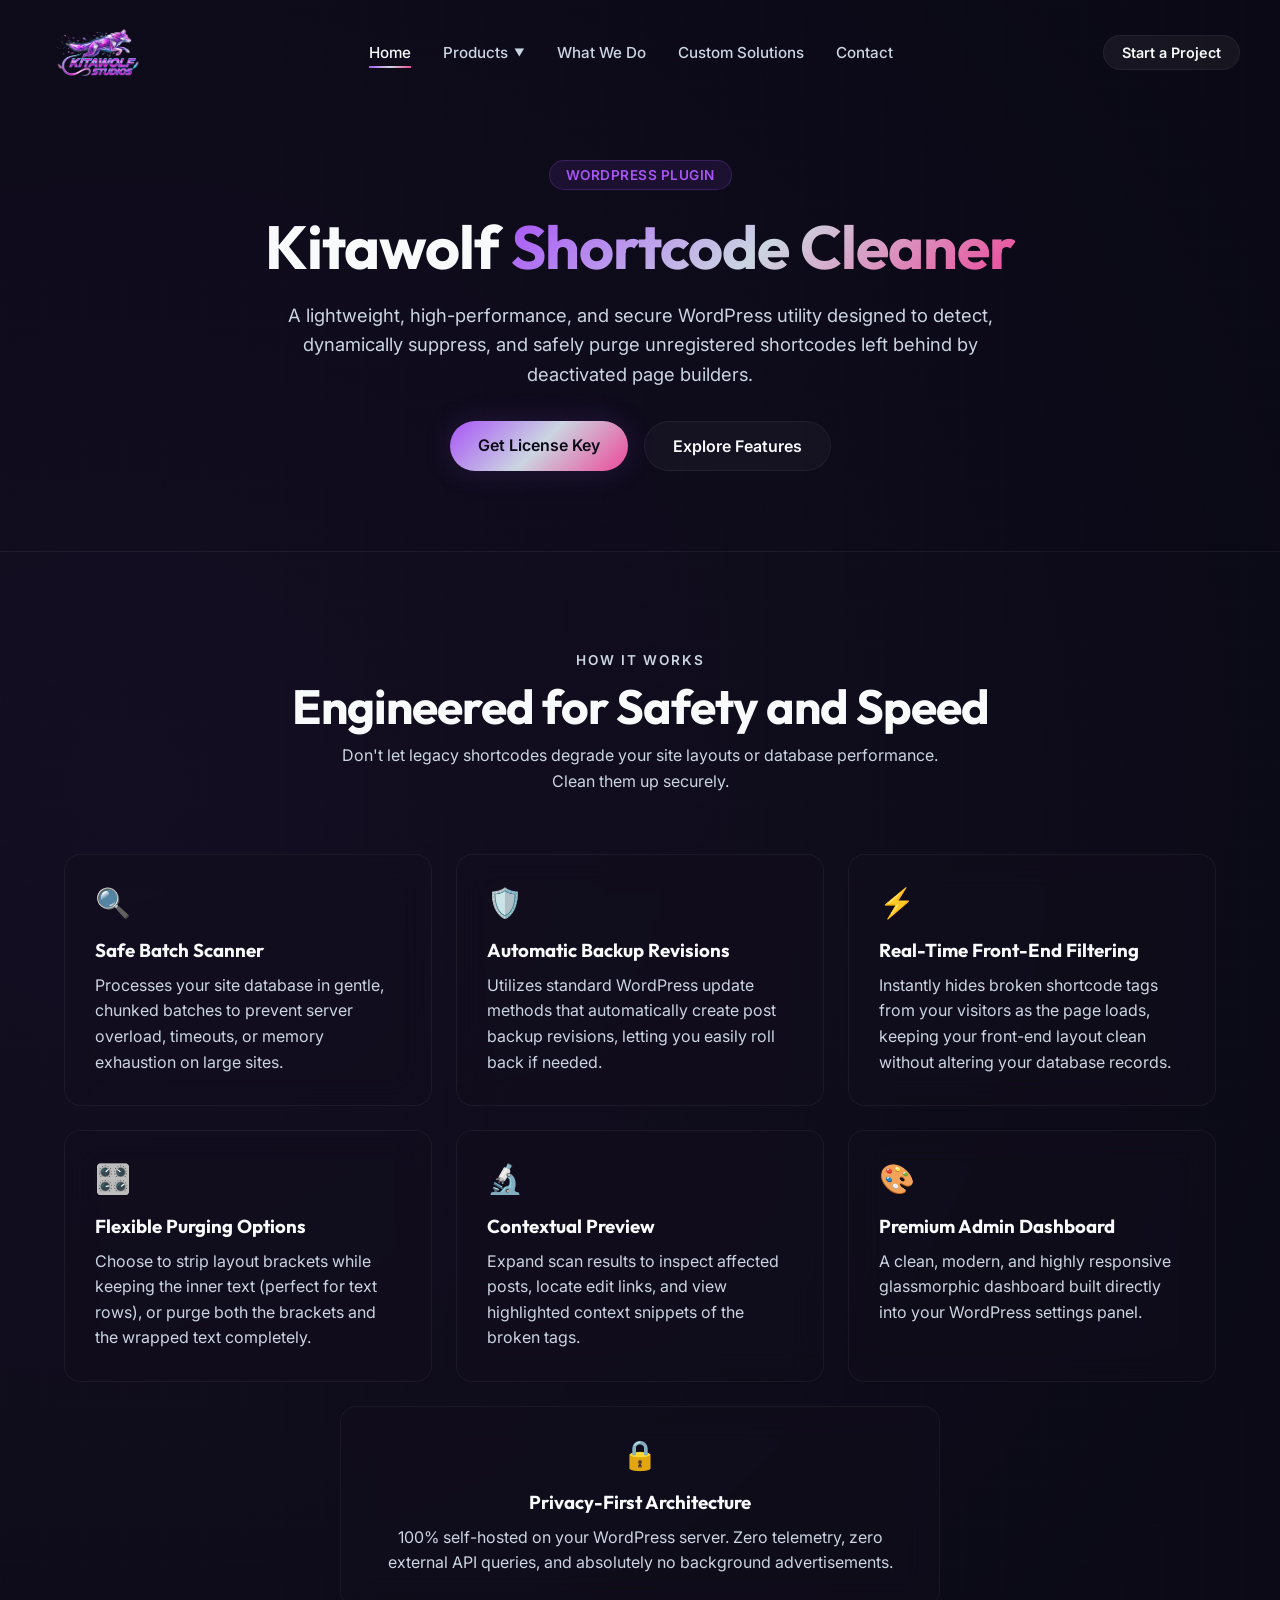
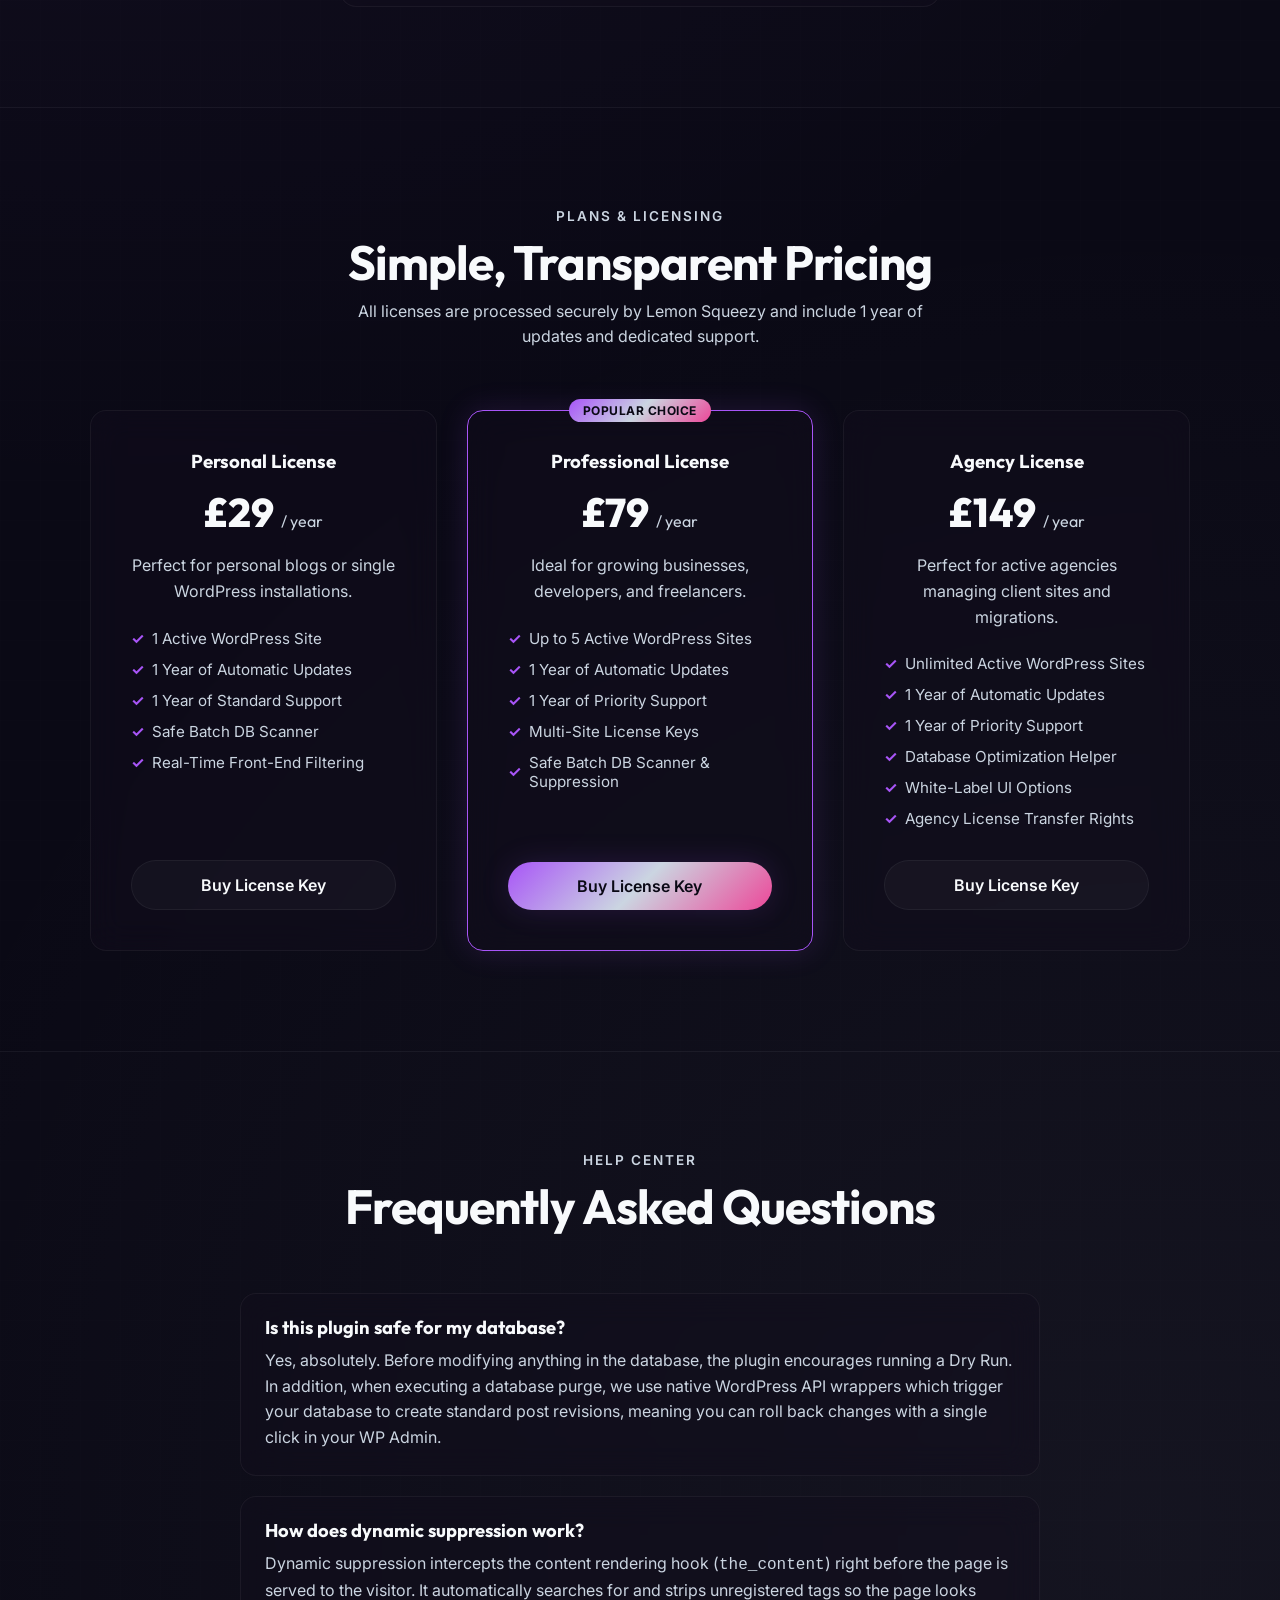
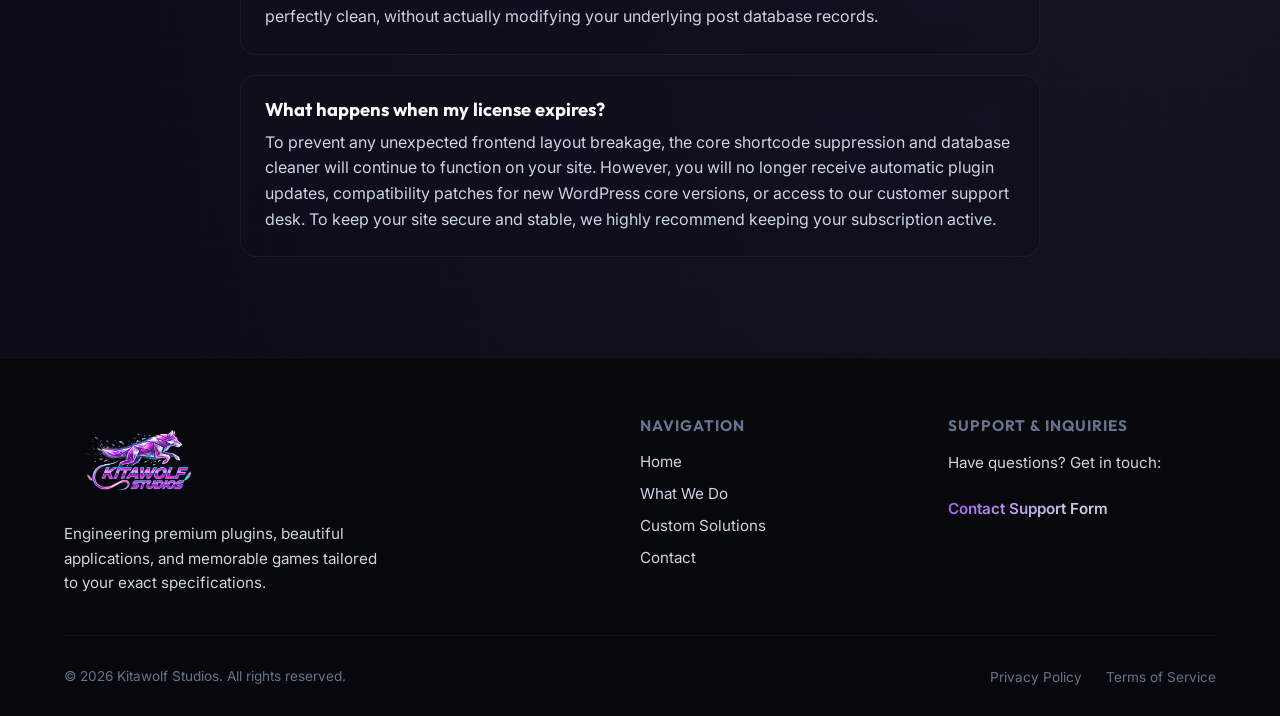
<file: shortcode-cleaner.html>
<!DOCTYPE html>
<html lang="en">
<head>
  <meta charset="UTF-8">
  <meta name="viewport" content="width=device-width, initial-scale=1.0">
  <title>Kitawolf Shortcode Cleaner | WordPress Plugin</title>
  
  <!-- SEO Meta Tags -->
  <meta name="description" content="Sleek, high-performance, and secure WordPress utility to detect, suppress, and purge broken page builder shortcodes safely from your database.">
  <meta name="keywords" content="WordPress Shortcode Cleaner, Unused Shortcodes, Purge Page Builder Shortcodes, Divi shortcodes, WPBakery shortcodes, Elementor clean up">
  <meta name="author" content="Kitawolf Studios">
  
  <!-- Favicon -->
  <link rel="icon" href="data:image/svg+xml,<svg xmlns=%22http://www.w3.org/2000/svg%22 viewBox=%220 0 100 100%22><text y=%22.9em%22 font-size=%2290%22>🐺</text></svg>">
  
  <!-- Stylesheets -->
  <link rel="stylesheet" href="index.css">
  <style>
    .product-hero {
      padding-top: 160px;
      padding-bottom: 80px;
      text-align: center;
    }
    .product-hero h1 {
      font-size: clamp(2.2rem, 5vw, 3.8rem);
      margin-bottom: 20px;
      letter-spacing: -1px;
    }
    .product-hero p {
      max-width: 750px;
      margin: 0 auto 32px;
      font-size: clamp(1rem, 2vw, 1.15rem);
    }
    .features-grid {
      display: grid;
      grid-template-columns: repeat(auto-fit, minmax(280px, 1fr));
      gap: 24px;
      margin-top: 40px;
    }
    .feature-box {
      padding: 30px;
      display: flex;
      flex-direction: column;
      gap: 12px;
    }
    .feature-icon {
      font-size: 1.8rem;
      margin-bottom: 8px;
    }
    .pricing-grid {
      display: grid;
      grid-template-columns: repeat(auto-fit, minmax(300px, 1fr));
      gap: 30px;
      max-width: 1100px;
      margin: 40px auto 0;
    }
    .price-card {
      padding: 40px;
      text-align: center;
      display: flex;
      flex-direction: column;
      align-items: center;
      position: relative;
    }
    .price-card.popular {
      border-color: var(--accent-primary);
      box-shadow: var(--glow-shadow);
    }
    .popular-badge {
      position: absolute;
      top: -12px;
      background: var(--gradient-accent);
      color: var(--bg-dark);
      padding: 4px 14px;
      font-size: 0.75rem;
      font-weight: 700;
      border-radius: 20px;
      text-transform: uppercase;
      letter-spacing: 0.5px;
    }
    .price-tag {
      font-size: 2.5rem;
      font-family: var(--font-heading);
      font-weight: 800;
      margin: 16px 0;
    }
    .price-tag span {
      font-size: 1rem;
      font-weight: 400;
      color: var(--text-secondary);
    }
    .price-features {
      list-style: none;
      margin: 24px 0 32px;
      display: flex;
      flex-direction: column;
      gap: 12px;
      text-align: left;
      width: 100%;
    }
    .price-features li {
      font-size: 0.95rem;
      color: var(--text-secondary);
      display: flex;
      align-items: center;
      gap: 8px;
    }
    .price-features li::before {
      content: '✓';
      color: var(--accent-primary);
      font-weight: bold;
    }
    .faq-container {
      max-width: 800px;
      margin: 40px auto 0;
      display: flex;
      flex-direction: column;
      gap: 20px;
    }
    .faq-item {
      padding: 24px;
    }
    .faq-item h3 {
      font-size: 1.15rem;
      margin-bottom: 10px;
    }
  </style>
</head>
<body>

  <!-- Header & Navigation -->
  <header id="site-header" class="scrolled">
    <div class="container nav-container">
      <a href="index.html" class="logo" id="nav-logo">
        <img src="kitawolf-logo.png" alt="Kitawolf Studios Logo" class="logo-img">
      </a>
      
      <nav aria-label="Main Navigation">
        <ul class="nav-links" id="nav-menu">
          <li><a href="index.html" id="link-home">Home</a></li>
          <li class="dropdown active" id="dropdown-products">
            <a href="#" class="dropdown-toggle" id="link-products" aria-haspopup="true" aria-expanded="false">Products <span class="chevron">▼</span></a>
            <ul class="dropdown-menu open">
              <li><a href="shortcode-cleaner.html" class="active" id="link-prod-cleaner">Kitawolf Shortcode Cleaner</a></li>
              <li><a href="dead-links-checker.html" id="link-prod-links">Kitawolf Dead Links Checker</a></li>
            </ul>
          </li>
          <li><a href="index.html#pillars" id="link-pillars">What We Do</a></li>
          <li><a href="index.html#custom-software" id="link-custom">Custom Solutions</a></li>
          <li><a href="index.html#contact" id="link-contact">Contact</a></li>
        </ul>
      </nav>
      
      <a href="index.html#contact" class="nav-cta" id="nav-cta-btn">Start a Project</a>
      
      <button class="mobile-toggle" id="mobile-menu-toggle" aria-label="Toggle Menu" aria-expanded="false" aria-controls="nav-menu">
        <span></span>
        <span></span>
        <span></span>
      </button>
    </div>
  </header>

  <!-- Main Content -->
  <main>
    <!-- Product Hero -->
    <section class="product-hero container">
      <span class="hero-badge" style="border-color: rgba(var(--accent-primary-rgb), 0.2); background: rgba(var(--accent-primary-rgb), 0.1); color: var(--accent-primary);">WordPress Plugin</span>
      <h1>Kitawolf <span class="gradient-text">Shortcode Cleaner</span></h1>
      <p>A lightweight, high-performance, and secure WordPress utility designed to detect, dynamically suppress, and safely purge unregistered shortcodes left behind by deactivated page builders.</p>
      <div style="display: flex; gap: 16px; justify-content: center;">
        <a href="#pricing" class="btn btn-primary">Get License Key</a>
        <a href="#features" class="btn btn-secondary">Explore Features</a>
      </div>
    </section>

    <!-- Features Section -->
    <section class="section-padding" id="features" style="background: rgba(255,255,255,0.005); border-top: 1px solid var(--border-color); border-bottom: 1px solid var(--border-color);">
      <div class="container">
        <div class="section-header">
          <span class="tag">How it Works</span>
          <h2>Engineered for Safety and Speed</h2>
          <p style="margin-top: 10px; max-width: 600px; margin-left: auto; margin-right: auto;">Don't let legacy shortcodes degrade your site layouts or database performance. Clean them up securely.</p>
        </div>

        <div class="features-grid">
          <!-- Feature 1 -->
          <div class="feature-box glass-panel">
            <div class="feature-icon">🔍</div>
            <h3>Safe Batch Scanner</h3>
            <p>Processes your site database in gentle, chunked batches to prevent server overload, timeouts, or memory exhaustion on large sites.</p>
          </div>
          <!-- Feature 2 -->
          <div class="feature-box glass-panel">
            <div class="feature-icon">🛡️</div>
            <h3>Automatic Backup Revisions</h3>
            <p>Utilizes standard WordPress update methods that automatically create post backup revisions, letting you easily roll back if needed.</p>
          </div>
          <!-- Feature 3 -->
          <div class="feature-box glass-panel">
            <div class="feature-icon">⚡</div>
            <h3>Real-Time Front-End Filtering</h3>
            <p>Instantly hides broken shortcode tags from your visitors as the page loads, keeping your front-end layout clean without altering your database records.</p>
          </div>
          <!-- Feature 4 -->
          <div class="feature-box glass-panel">
            <div class="feature-icon">🎛️</div>
            <h3>Flexible Purging Options</h3>
            <p>Choose to strip layout brackets while keeping the inner text (perfect for text rows), or purge both the brackets and the wrapped text completely.</p>
          </div>
          <!-- Feature 5 -->
          <div class="feature-box glass-panel">
            <div class="feature-icon">🔬</div>
            <h3>Contextual Preview</h3>
            <p>Expand scan results to inspect affected posts, locate edit links, and view highlighted context snippets of the broken tags.</p>
          </div>
          <!-- Feature 6 -->
          <div class="feature-box glass-panel">
            <div class="feature-icon">🎨</div>
            <h3>Premium Admin Dashboard</h3>
            <p>A clean, modern, and highly responsive glassmorphic dashboard built directly into your WordPress settings panel.</p>
          </div>
          <!-- Feature 7 -->
          <div class="feature-box glass-panel" style="grid-column: 1 / -1; text-align: center; align-items: center; max-width: 600px; margin: 0 auto;">
            <div class="feature-icon">🔒</div>
            <h3>Privacy-First Architecture</h3>
            <p>100% self-hosted on your WordPress server. Zero telemetry, zero external API queries, and absolutely no background advertisements.</p>
          </div>
        </div>
      </div>
    </section>

    <!-- Pricing Section -->
    <section class="section-padding" id="pricing">
      <div class="container">
        <div class="section-header">
          <span class="tag">Plans & Licensing</span>
          <h2>Simple, Transparent Pricing</h2>
          <p style="margin-top: 10px; max-width: 600px; margin-left: auto; margin-right: auto;">All licenses are processed securely by Lemon Squeezy and include 1 year of updates and dedicated support.</p>
        </div>

        <div class="pricing-grid">
          <!-- Plan 1: Personal -->
          <div class="price-card glass-panel">
            <h3>Personal License</h3>
            <div class="price-tag">£29 <span>/ year</span></div>
            <p>Perfect for personal blogs or single WordPress installations.</p>
            <ul class="price-features">
              <li>1 Active WordPress Site</li>
              <li>1 Year of Automatic Updates</li>
              <li>1 Year of Standard Support</li>
              <li>Safe Batch DB Scanner</li>
              <li>Real-Time Front-End Filtering</li>
            </ul>
            <a href="#" class="btn btn-secondary" style="width: 100%; margin-top: auto;" id="buy-personal">Buy License Key</a>
          </div>

          <!-- Plan 2: Professional -->
          <div class="price-card glass-panel popular">
            <span class="popular-badge">Popular Choice</span>
            <h3>Professional License</h3>
            <div class="price-tag">£79 <span>/ year</span></div>
            <p>Ideal for growing businesses, developers, and freelancers.</p>
            <ul class="price-features">
              <li>Up to 5 Active WordPress Sites</li>
              <li>1 Year of Automatic Updates</li>
              <li>1 Year of Priority Support</li>
              <li>Multi-Site License Keys</li>
              <li>Safe Batch DB Scanner & Suppression</li>
            </ul>
            <a href="#" class="btn btn-primary" style="width: 100%; margin-top: auto;" id="buy-professional">Buy License Key</a>
          </div>

          <!-- Plan 3: Agency -->
          <div class="price-card glass-panel">
            <h3>Agency License</h3>
            <div class="price-tag">£149 <span>/ year</span></div>
            <p>Perfect for active agencies managing client sites and migrations.</p>
            <ul class="price-features">
              <li>Unlimited Active WordPress Sites</li>
              <li>1 Year of Automatic Updates</li>
              <li>1 Year of Priority Support</li>
              <li>Database Optimization Helper</li>
              <li>White-Label UI Options</li>
              <li>Agency License Transfer Rights</li>
            </ul>
            <a href="#" class="btn btn-secondary" style="width: 100%; margin-top: auto;" id="buy-agency">Buy License Key</a>
          </div>
        </div>
      </div>
    </section>

    <!-- FAQ Section -->
    <section class="section-padding" id="faq" style="border-top: 1px solid var(--border-color); background: rgba(255,255,255,0.003);">
      <div class="container">
        <div class="section-header">
          <span class="tag">Help Center</span>
          <h2>Frequently Asked Questions</h2>
        </div>

        <div class="faq-container">
          <div class="faq-item glass-panel">
            <h3>Is this plugin safe for my database?</h3>
            <p>Yes, absolutely. Before modifying anything in the database, the plugin encourages running a Dry Run. In addition, when executing a database purge, we use native WordPress API wrappers which trigger your database to create standard post revisions, meaning you can roll back changes with a single click in your WP Admin.</p>
          </div>
          <div class="faq-item glass-panel">
            <h3>How does dynamic suppression work?</h3>
            <p>Dynamic suppression intercepts the content rendering hook (<code>the_content</code>) right before the page is served to the visitor. It automatically searches for and strips unregistered tags so the page looks perfectly clean, without actually modifying your underlying post database records.</p>
          </div>
          <div class="faq-item glass-panel">
            <h3>What happens when my license expires?</h3>
            <p>To prevent any unexpected frontend layout breakage, the core shortcode suppression and database cleaner will continue to function on your site. However, you will no longer receive automatic plugin updates, compatibility patches for new WordPress core versions, or access to our customer support desk. To keep your site secure and stable, we highly recommend keeping your subscription active.</p>
          </div>
        </div>
      </div>
    </section>
  </main>

  <!-- Footer Section -->
  <footer>
    <div class="container">
      <div class="footer-grid">
        <div class="footer-about">
          <a href="index.html" class="logo">
            <img src="kitawolf-logo.png" alt="Kitawolf Studios Logo" class="logo-img" style="height: 84px;">
          </a>
          <p>Engineering premium plugins, beautiful applications, and memorable games tailored to your exact specifications.</p>
        </div>
        
        <div class="footer-links-col">
          <h4>Navigation</h4>
          <ul class="footer-links">
            <li><a href="index.html">Home</a></li>
            <li><a href="index.html#pillars">What We Do</a></li>
            <li><a href="index.html#custom-software">Custom Solutions</a></li>
            <li><a href="index.html#contact">Contact</a></li>
          </ul>
        </div>
        
        <div class="footer-links-col">
          <h4>Support & Inquiries</h4>
          <p style="font-size: 0.95rem; color: var(--text-secondary); margin-bottom: 8px;">Have questions? Get in touch:</p>
          <a href="index.html#contact" class="gradient-text" style="font-weight: 600; font-size: 0.95rem;">Contact Support Form</a>
        </div>
      </div>
      
      <div class="footer-bottom">
        <p>&copy; 2026 Kitawolf Studios. All rights reserved.</p>
        <div class="footer-legal-links">
          <a href="privacy.html" id="link-footer-privacy">Privacy Policy</a>
          <a href="terms.html" id="link-footer-terms">Terms of Service</a>
        </div>
      </div>
    </div>
  </footer>

  <!-- Scripts -->
  <script src="index.js"></script>
</body>
</html>
</file>
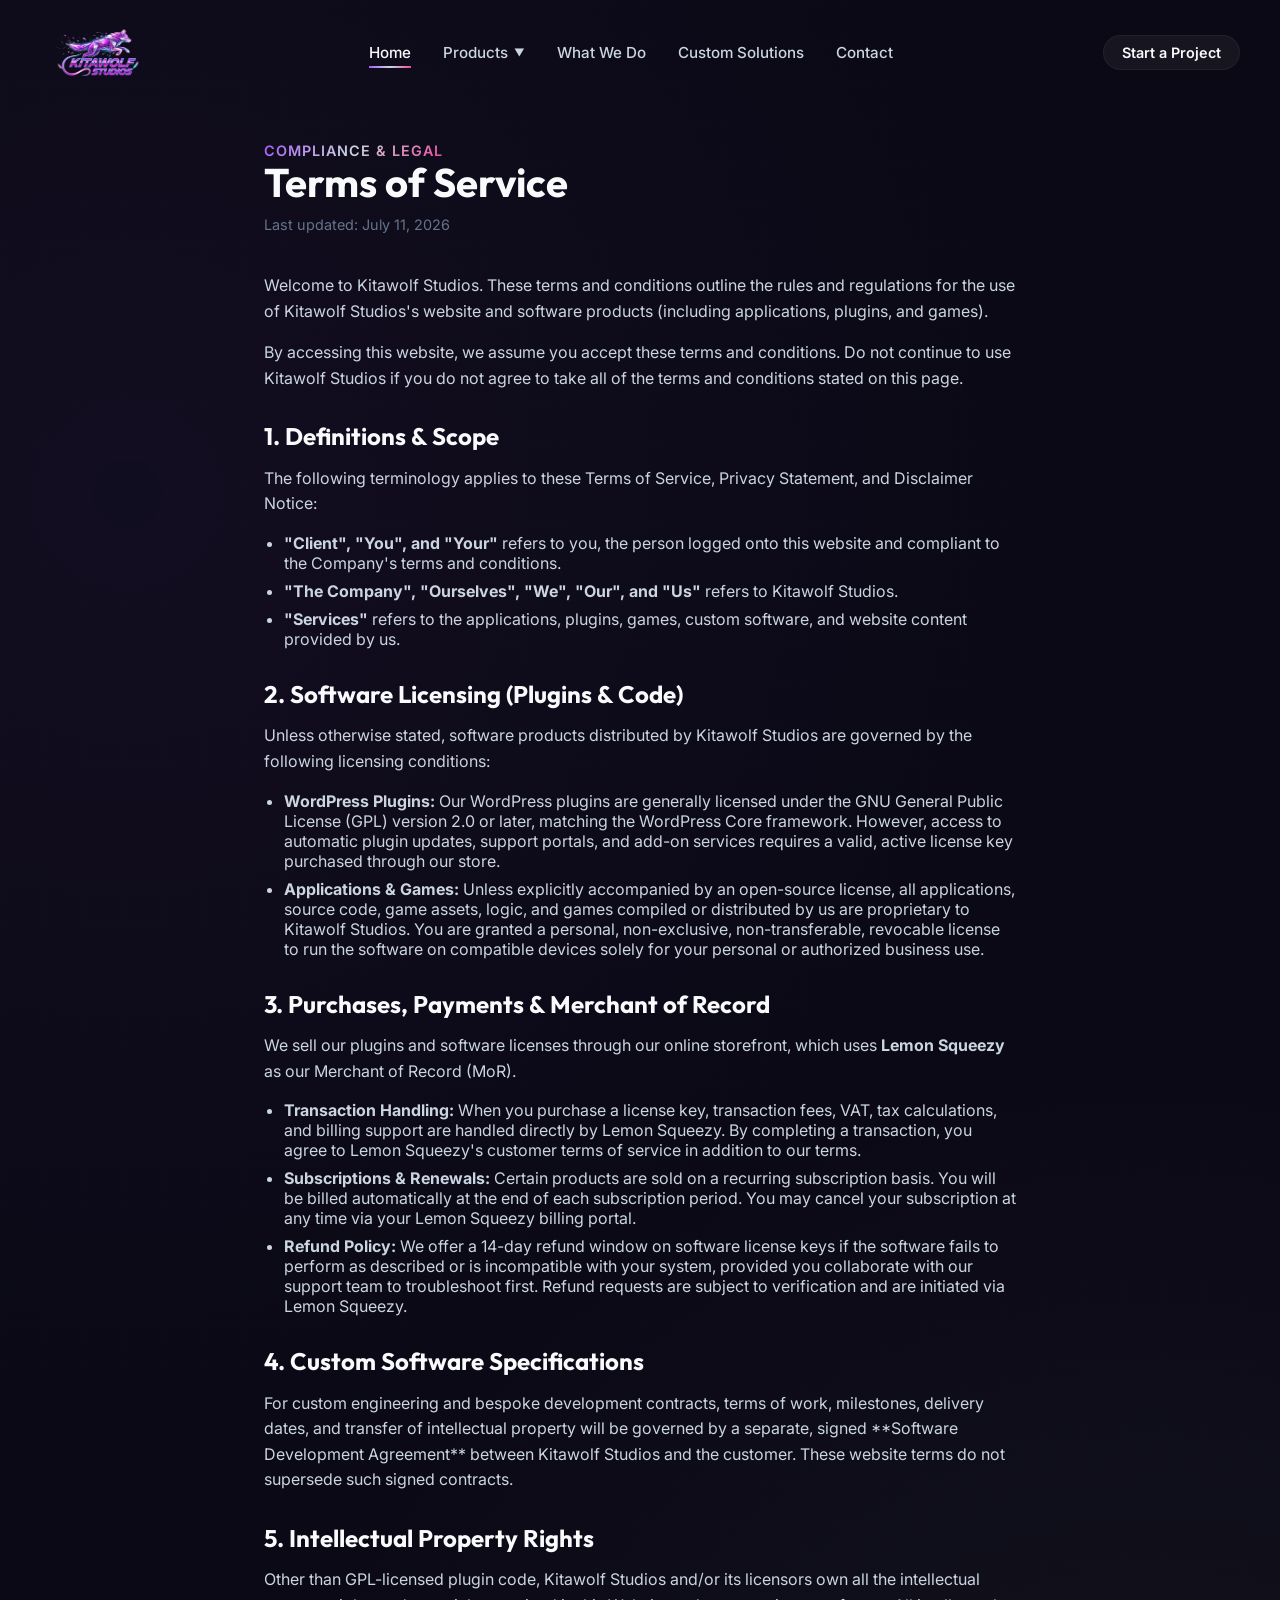
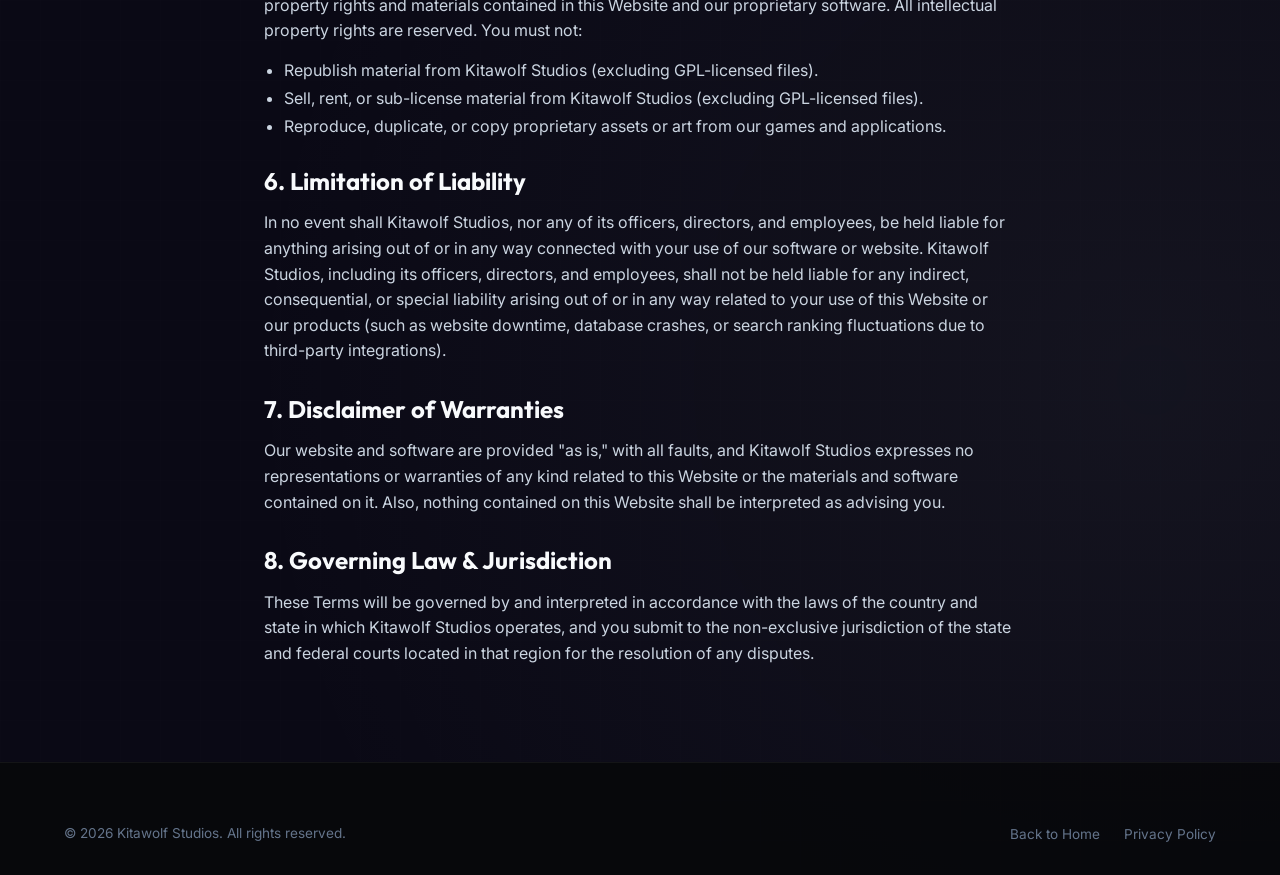
<file: terms.html>
<!DOCTYPE html>
<html lang="en">
<head>
  <meta charset="UTF-8">
  <meta name="viewport" content="width=device-width, initial-scale=1.0">
  <title>Terms of Service | Kitawolf Studios</title>
  
  <!-- SEO Meta Tags -->
  <meta name="description" content="Terms of Service for Kitawolf Studios. Understand the conditions, licensing, and usage rules of our website, applications, plugins, and games.">
  <meta name="robots" content="noindex, follow">
  
  <!-- Favicon -->
  <link rel="icon" href="data:image/svg+xml,<svg xmlns=%22http://www.w3.org/2000/svg%22 viewBox=%220 0 100 100%22><text y=%22.9em%22 font-size=%2290%22>🐺</text></svg>">
  
  <!-- Stylesheets -->
  <link rel="stylesheet" href="index.css">
</head>
<body>

  <!-- Header & Navigation -->
  <header id="site-header" class="scrolled">
    <div class="container nav-container">
      <a href="index.html" class="logo" id="nav-logo">
        <img src="kitawolf-logo.png" alt="Kitawolf Studios Logo" class="logo-img">
      </a>
      
      <nav aria-label="Main Navigation">
        <ul class="nav-links" id="nav-menu">
          <li><a href="index.html" id="link-home">Home</a></li>
          <li class="dropdown" id="dropdown-products">
            <a href="#" class="dropdown-toggle" id="link-products" aria-haspopup="true" aria-expanded="false">Products <span class="chevron">▼</span></a>
            <ul class="dropdown-menu">
              <li><a href="shortcode-cleaner.html" id="link-prod-cleaner">Kitawolf Shortcode Cleaner</a></li>
              <li><a href="dead-links-checker.html" id="link-prod-links">Kitawolf Dead Links Checker</a></li>
            </ul>
          </li>
          <li><a href="index.html#pillars" id="link-pillars">What We Do</a></li>
          <li><a href="index.html#custom-software" id="link-custom">Custom Solutions</a></li>
          <li><a href="index.html#contact" id="link-contact">Contact</a></li>
        </ul>
      </nav>
      
      <a href="index.html#contact" class="nav-cta" id="nav-cta-btn">Start a Project</a>
      
      <button class="mobile-toggle" id="mobile-menu-toggle" aria-label="Toggle Menu" aria-expanded="false" aria-controls="nav-menu">
        <span></span>
        <span></span>
        <span></span>
      </button>
    </div>
  </header>

  <!-- Main Content -->
  <main class="legal-page">
    <div class="container legal-content">
      <span class="gradient-text" style="font-weight: 600; font-size: 0.9rem; text-transform: uppercase; letter-spacing: 1px;">Compliance & Legal</span>
      <h1>Terms of Service</h1>
      <span class="legal-meta">Last updated: July 11, 2026</span>
      
      <div class="legal-body">
        <p>Welcome to Kitawolf Studios. These terms and conditions outline the rules and regulations for the use of Kitawolf Studios's website and software products (including applications, plugins, and games).</p>
        <p>By accessing this website, we assume you accept these terms and conditions. Do not continue to use Kitawolf Studios if you do not agree to take all of the terms and conditions stated on this page.</p>

        <h2>1. Definitions & Scope</h2>
        <p>The following terminology applies to these Terms of Service, Privacy Statement, and Disclaimer Notice:</p>
        <ul>
          <li><strong>"Client", "You", and "Your"</strong> refers to you, the person logged onto this website and compliant to the Company's terms and conditions.</li>
          <li><strong>"The Company", "Ourselves", "We", "Our", and "Us"</strong> refers to Kitawolf Studios.</li>
          <li><strong>"Services"</strong> refers to the applications, plugins, games, custom software, and website content provided by us.</li>
        </ul>

        <h2>2. Software Licensing (Plugins & Code)</h2>
        <p>Unless otherwise stated, software products distributed by Kitawolf Studios are governed by the following licensing conditions:</p>
        <ul>
          <li><strong>WordPress Plugins:</strong> Our WordPress plugins are generally licensed under the GNU General Public License (GPL) version 2.0 or later, matching the WordPress Core framework. However, access to automatic plugin updates, support portals, and add-on services requires a valid, active license key purchased through our store.</li>
          <li><strong>Applications & Games:</strong> Unless explicitly accompanied by an open-source license, all applications, source code, game assets, logic, and games compiled or distributed by us are proprietary to Kitawolf Studios. You are granted a personal, non-exclusive, non-transferable, revocable license to run the software on compatible devices solely for your personal or authorized business use.</li>
        </ul>

        <h2>3. Purchases, Payments & Merchant of Record</h2>
        <p>We sell our plugins and software licenses through our online storefront, which uses <strong>Lemon Squeezy</strong> as our Merchant of Record (MoR).</p>
        <ul>
          <li><strong>Transaction Handling:</strong> When you purchase a license key, transaction fees, VAT, tax calculations, and billing support are handled directly by Lemon Squeezy. By completing a transaction, you agree to Lemon Squeezy's customer terms of service in addition to our terms.</li>
          <li><strong>Subscriptions & Renewals:</strong> Certain products are sold on a recurring subscription basis. You will be billed automatically at the end of each subscription period. You may cancel your subscription at any time via your Lemon Squeezy billing portal.</li>
          <li><strong>Refund Policy:</strong> We offer a 14-day refund window on software license keys if the software fails to perform as described or is incompatible with your system, provided you collaborate with our support team to troubleshoot first. Refund requests are subject to verification and are initiated via Lemon Squeezy.</li>
        </ul>

        <h2>4. Custom Software Specifications</h2>
        <p>For custom engineering and bespoke development contracts, terms of work, milestones, delivery dates, and transfer of intellectual property will be governed by a separate, signed **Software Development Agreement** between Kitawolf Studios and the customer. These website terms do not supersede such signed contracts.</p>

        <h2>5. Intellectual Property Rights</h2>
        <p>Other than GPL-licensed plugin code, Kitawolf Studios and/or its licensors own all the intellectual property rights and materials contained in this Website and our proprietary software. All intellectual property rights are reserved. You must not:</p>
        <ul>
          <li>Republish material from Kitawolf Studios (excluding GPL-licensed files).</li>
          <li>Sell, rent, or sub-license material from Kitawolf Studios (excluding GPL-licensed files).</li>
          <li>Reproduce, duplicate, or copy proprietary assets or art from our games and applications.</li>
        </ul>

        <h2>6. Limitation of Liability</h2>
        <p>In no event shall Kitawolf Studios, nor any of its officers, directors, and employees, be held liable for anything arising out of or in any way connected with your use of our software or website. Kitawolf Studios, including its officers, directors, and employees, shall not be held liable for any indirect, consequential, or special liability arising out of or in any way related to your use of this Website or our products (such as website downtime, database crashes, or search ranking fluctuations due to third-party integrations).</p>

        <h2>7. Disclaimer of Warranties</h2>
        <p>Our website and software are provided "as is," with all faults, and Kitawolf Studios expresses no representations or warranties of any kind related to this Website or the materials and software contained on it. Also, nothing contained on this Website shall be interpreted as advising you.</p>

        <h2>8. Governing Law & Jurisdiction</h2>
        <p>These Terms will be governed by and interpreted in accordance with the laws of the country and state in which Kitawolf Studios operates, and you submit to the non-exclusive jurisdiction of the state and federal courts located in that region for the resolution of any disputes.</p>
      </div>
    </div>
  </main>

  <!-- Footer Section -->
  <footer>
    <div class="container">
      <div class="footer-bottom" style="border-top: none; padding-top: 0;">
        <p>&copy; 2026 Kitawolf Studios. All rights reserved.</p>
        <div class="footer-legal-links">
          <a href="index.html">Back to Home</a>
          <a href="privacy.html">Privacy Policy</a>
        </div>
      </div>
    </div>
  </footer>

  <!-- Scripts -->
  <script src="index.js"></script>
</body>
</html>
</file>
<file: index.css>
@import url('https://fonts.googleapis.com/css2?family=Inter:wght@300;400;500;600&family=Outfit:wght@400;600;700;800&display=swap');

/* --- Design Tokens / CSS Variables --- */
:root {
  --font-heading: 'Outfit', -apple-system, BlinkMacSystemFont, "Segoe UI", Roboto, sans-serif;
  --font-body: 'Inter', -apple-system, BlinkMacSystemFont, "Segoe UI", Roboto, sans-serif;

  /* Colors */
  --bg-dark: #0a0915;
  --bg-card: rgba(18, 15, 30, 0.45);
  --bg-card-hover: rgba(28, 24, 45, 0.65);
  --border-color: rgba(255, 255, 255, 0.05);
  --border-hover: rgba(255, 255, 255, 0.12);
  
  --text-primary: #f8fafc; /* Silver-white */
  --text-secondary: #cbd5e1; /* Silver-gray */
  --text-muted: #64748b; /* Muted slate */

  /* Glowing Accents */
  --accent-primary: #a855f7; /* Royal Purple */
  --accent-primary-rgb: 168, 85, 247;
  
  --accent-secondary: #cbd5e1; /* Metallic Silver */
  --accent-secondary-rgb: 203, 213, 225;
  
  --accent-pink: #ec4899; /* Electric Pink */
  --accent-pink-rgb: 236, 72, 153;
  
  --gradient-accent: linear-gradient(135deg, var(--accent-primary) 0%, var(--accent-secondary) 50%, var(--accent-pink) 100%);
  --glow-shadow: 0 0 30px rgba(var(--accent-primary-rgb), 0.15);
  --glow-shadow-secondary: 0 0 30px rgba(var(--accent-secondary-rgb), 0.15);
  
  /* Transitions */
  --transition-fast: 0.2s cubic-bezier(0.4, 0, 0.2, 1);
  --transition-normal: 0.4s cubic-bezier(0.4, 0, 0.2, 1);
  --transition-slow: 0.6s cubic-bezier(0.4, 0, 0.2, 1);
}

/* --- Resets & Global Styles --- */
*, *::before, *::after {
  box-sizing: border-box;
  margin: 0;
  padding: 0;
}

html {
  scroll-behavior: smooth;
  scroll-padding-top: 80px;
  background-color: var(--bg-dark);
  color: var(--text-primary);
  font-family: var(--font-body);
  -webkit-font-smoothing: antialiased;
  -moz-osx-font-smoothing: grayscale;
}

body {
  overflow-x: hidden;
  background-color: var(--bg-dark);
  background-image: 
    radial-gradient(circle at 10% 20%, rgba(var(--accent-primary-rgb), 0.05) 0%, transparent 40%),
    radial-gradient(circle at 90% 80%, rgba(var(--accent-secondary-rgb), 0.05) 0%, transparent 40%),
    linear-gradient(rgba(255, 255, 255, 0.004) 1px, transparent 1px),
    linear-gradient(90deg, rgba(255, 255, 255, 0.004) 1px, transparent 1px);
  background-size: 100% 100%, 100% 100%, 40px 40px, 40px 40px;
}

/* --- Custom Scrollbar --- */
::-webkit-scrollbar {
  width: 10px;
}
::-webkit-scrollbar-track {
  background: var(--bg-dark);
}
::-webkit-scrollbar-thumb {
  background: rgba(255, 255, 255, 0.1);
  border-radius: 5px;
  border: 2px solid var(--bg-dark);
}
::-webkit-scrollbar-thumb:hover {
  background: rgba(var(--accent-primary-rgb), 0.6);
}

/* --- Typography --- */
h1, h2, h3, h4, h5, h6 {
  font-family: var(--font-heading);
  font-weight: 700;
  color: var(--text-primary);
  line-height: 1.1;
}

p {
  color: var(--text-secondary);
  line-height: 1.6;
  font-size: 1rem;
}

a {
  color: inherit;
  text-decoration: none;
  transition: var(--transition-fast);
}

/* --- Utilities --- */
.container {
  width: 100%;
  max-width: 1200px;
  margin: 0 auto;
  padding: 0 24px;
}

.gradient-text {
  background: var(--gradient-accent);
  -webkit-background-clip: text;
  -webkit-text-fill-color: transparent;
  background-clip: text;
  display: inline-block;
}

.glass-panel {
  background: var(--bg-card);
  backdrop-filter: blur(16px);
  -webkit-backdrop-filter: blur(16px);
  border: 1px solid var(--border-color);
  border-radius: 16px;
  transition: var(--transition-normal);
}

.glass-panel:hover {
  border-color: var(--border-hover);
  background: var(--bg-card-hover);
  transform: translateY(-4px);
}

/* --- Header / Navigation --- */
header {
  position: fixed;
  top: 0;
  left: 0;
  width: 100%;
  z-index: 1000;
  transition: var(--transition-normal);
  border-bottom: 1px solid transparent;
}

header.scrolled {
  background: rgba(7, 8, 11, 0.85);
  backdrop-filter: blur(12px);
  -webkit-backdrop-filter: blur(12px);
  border-bottom: 1px solid var(--border-color);
  padding: 12px 0;
}

.nav-container {
  display: flex;
  justify-content: space-between;
  align-items: center;
  padding: 20px 0;
  transition: var(--transition-normal);
}

header.scrolled .nav-container {
  padding: 10px 0;
}

.logo {
  display: flex;
  align-items: center;
  gap: 10px;
}

.logo-img {
  height: 65px;
  width: auto;
  display: block;
  transition: var(--transition-normal);
}

header.scrolled .logo-img {
  height: 52px;
}

.nav-links {
  display: flex;
  align-items: center;
  gap: 32px;
  list-style: none;
}

.nav-links a {
  display: inline-flex;
  align-items: center;
  font-size: 0.95rem;
  font-weight: 500;
  color: var(--text-secondary);
  position: relative;
  padding: 6px 0;
}

.nav-links a:hover, .nav-links a.active {
  color: var(--text-primary);
}

.nav-links a::after {
  content: '';
  position: absolute;
  bottom: 0;
  left: 0;
  width: 0;
  height: 2px;
  background: var(--gradient-accent);
  transition: var(--transition-normal);
}

.nav-links a:hover::after, .nav-links a.active::after {
  width: 100%;
}

/* --- Dropdown Menu --- */
.dropdown {
  position: relative;
}

.dropdown-toggle {
  display: flex;
  align-items: center;
  gap: 6px;
  cursor: pointer;
}

.dropdown-toggle .chevron {
  font-size: 0.65rem;
  transition: var(--transition-fast);
}

.dropdown:hover .dropdown-toggle .chevron {
  transform: rotate(180deg);
}

.dropdown-menu {
  position: absolute;
  top: 100%;
  left: 50%;
  transform: translateX(-50%) translateY(10px);
  background: rgba(10, 9, 21, 0.96);
  backdrop-filter: blur(16px);
  -webkit-backdrop-filter: blur(16px);
  border: 1px solid var(--border-color);
  border-radius: 12px;
  min-width: 220px;
  padding: 10px;
  list-style: none;
  display: flex;
  flex-direction: column;
  gap: 4px;
  opacity: 0;
  visibility: hidden;
  box-shadow: 0 10px 30px rgba(0, 0, 0, 0.5), var(--glow-shadow);
  transition: opacity var(--transition-normal), transform var(--transition-normal), visibility var(--transition-normal);
  z-index: 100;
}

.dropdown:hover .dropdown-menu {
  opacity: 1;
  visibility: visible;
  transform: translateX(-50%) translateY(0);
}

.dropdown-menu a {
  display: block;
  padding: 10px 14px;
  border-radius: 8px;
  font-size: 0.9rem;
  color: var(--text-secondary);
  white-space: nowrap;
  transition: var(--transition-fast);
}

.dropdown-menu a:hover {
  background: rgba(255, 255, 255, 0.04);
  color: var(--text-primary);
  padding-left: 18px;
}

.dropdown-menu a::after {
  display: none !important; /* Disable active underline animation for submenus */
}

.nav-cta {
  background: rgba(255, 255, 255, 0.05);
  border: 1px solid var(--border-color);
  padding: 8px 18px;
  border-radius: 30px;
  font-size: 0.9rem;
  font-weight: 600;
  transition: var(--transition-fast);
}

.nav-cta:hover {
  background: var(--text-primary);
  color: var(--bg-dark);
  border-color: var(--text-primary);
  transform: translateY(-2px);
}

/* Mobile Menu Toggle */
.mobile-toggle {
  display: none;
  background: none;
  border: none;
  cursor: pointer;
  padding: 4px;
}

.mobile-toggle span {
  display: block;
  width: 24px;
  height: 2px;
  background: var(--text-primary);
  margin: 5px 0;
  transition: var(--transition-fast);
}

/* --- Hero Section --- */
.hero {
  position: relative;
  padding-top: 180px;
  padding-bottom: 120px;
  display: flex;
  flex-direction: column;
  align-items: center;
  text-align: center;
}

.hero-badge {
  background: rgba(var(--accent-primary-rgb), 0.1);
  border: 1px solid rgba(var(--accent-primary-rgb), 0.2);
  color: var(--accent-primary);
  padding: 6px 16px;
  border-radius: 30px;
  font-size: 0.85rem;
  font-weight: 600;
  letter-spacing: 0.5px;
  text-transform: uppercase;
  margin-bottom: 24px;
  display: inline-block;
  animation: fadeIn 0.8s ease-out;
}

.hero h1 {
  font-size: clamp(2.5rem, 6vw, 4.5rem);
  max-width: 900px;
  margin-bottom: 24px;
  letter-spacing: -1.5px;
  animation: slideUp 0.8s ease-out;
}

.hero p {
  font-size: clamp(1.1rem, 2vw, 1.25rem);
  max-width: 650px;
  margin-bottom: 40px;
  color: var(--text-secondary);
  animation: slideUp 1s ease-out;
}

.hero-actions {
  display: flex;
  gap: 16px;
  justify-content: center;
  animation: slideUp 1.2s ease-out;
}

.btn {
  display: inline-block;
  padding: 14px 28px;
  border-radius: 30px;
  font-weight: 600;
  font-size: 1rem;
  transition: var(--transition-fast);
  cursor: pointer;
}

.btn-primary {
  background: var(--gradient-accent);
  color: var(--bg-dark);
  border: none;
  box-shadow: var(--glow-shadow);
}

.btn-primary:hover {
  transform: translateY(-3px) scale(1.02);
  box-shadow: 0 0 40px rgba(var(--accent-primary-rgb), 0.3), 0 0 40px rgba(var(--accent-secondary-rgb), 0.2);
}

.btn-secondary {
  background: rgba(255, 255, 255, 0.03);
  border: 1px solid var(--border-color);
  color: var(--text-primary);
}

.btn-secondary:hover {
  background: rgba(255, 255, 255, 0.08);
  border-color: var(--border-hover);
  transform: translateY(-3px);
}

/* --- Section Heading --- */
.section-header {
  text-align: center;
  margin-bottom: 60px;
}

.section-header .tag {
  color: var(--accent-secondary);
  font-size: 0.85rem;
  font-weight: 600;
  text-transform: uppercase;
  letter-spacing: 2px;
  margin-bottom: 12px;
  display: block;
}

.section-header h2 {
  font-size: clamp(2rem, 4vw, 3rem);
  letter-spacing: -1px;
}

.section-padding {
  padding: 100px 0;
}

/* --- Pillars Section (Apps, Plugins, Games) --- */
.pillars-grid {
  display: grid;
  grid-template-columns: repeat(auto-fit, minmax(320px, 1fr));
  gap: 30px;
}

.pillar-card {
  padding: 40px;
  display: flex;
  flex-direction: column;
  gap: 20px;
}

.pillar-icon-wrapper {
  width: 54px;
  height: 54px;
  border-radius: 12px;
  display: flex;
  align-items: center;
  justify-content: center;
  font-size: 1.5rem;
}

.pillar-card:nth-child(1) .pillar-icon-wrapper {
  background: rgba(var(--accent-primary-rgb), 0.1);
  color: var(--accent-primary);
  border: 1px solid rgba(var(--accent-primary-rgb), 0.2);
}

.pillar-card:nth-child(2) .pillar-icon-wrapper {
  background: rgba(var(--accent-secondary-rgb), 0.1);
  color: var(--accent-secondary);
  border: 1px solid rgba(var(--accent-secondary-rgb), 0.2);
}

.pillar-card:nth-child(3) .pillar-icon-wrapper {
  background: rgba(var(--accent-pink-rgb), 0.1);
  color: var(--accent-pink);
  border: 1px solid rgba(var(--accent-pink-rgb), 0.2);
}

.pillar-card h3 {
  font-size: 1.5rem;
  letter-spacing: -0.5px;
}

.pillar-card ul {
  list-style: none;
  margin-top: 10px;
  display: flex;
  flex-direction: column;
  gap: 10px;
}

.pillar-card li {
  font-size: 0.95rem;
  color: var(--text-secondary);
  display: flex;
  align-items: center;
  gap: 8px;
}

.pillar-card li::before {
  content: '→';
  color: rgba(255, 255, 255, 0.2);
  transition: var(--transition-fast);
}

.pillar-card:hover li::before {
  color: inherit;
  transform: translateX(3px);
}

/* --- Custom Software Section --- */
.custom-software {
  position: relative;
}

.custom-layout {
  display: flex;
  align-items: center;
  gap: 60px;
}

.custom-content {
  flex: 1;
}

.custom-visual {
  flex: 1;
  position: relative;
  display: flex;
  justify-content: center;
  align-items: center;
}

.custom-badge {
  color: var(--accent-primary);
  font-weight: 600;
  font-size: 0.85rem;
  text-transform: uppercase;
  letter-spacing: 1px;
  margin-bottom: 16px;
  display: block;
}

.custom-content h2 {
  font-size: clamp(2rem, 3.5vw, 2.75rem);
  margin-bottom: 20px;
  letter-spacing: -1px;
}

.custom-content p {
  margin-bottom: 30px;
}

.specs-list {
  display: grid;
  grid-template-columns: 1fr 1fr;
  gap: 20px;
}

.spec-item {
  display: flex;
  flex-direction: column;
  gap: 6px;
}

.spec-title {
  font-family: var(--font-heading);
  font-weight: 600;
  font-size: 1.1rem;
  color: var(--text-primary);
}

.spec-desc {
  font-size: 0.9rem;
  color: var(--text-secondary);
}

/* Code visual simulation */
.code-mockup {
  width: 100%;
  max-width: 480px;
  padding: 24px;
  border-radius: 12px;
  border: 1px solid var(--border-color);
  background: rgba(15, 18, 25, 0.6);
  font-family: 'Courier New', Courier, monospace;
  font-size: 0.85rem;
  color: var(--text-secondary);
  box-shadow: var(--glow-shadow-secondary);
}

.code-header {
  display: flex;
  gap: 6px;
  margin-bottom: 16px;
}

.code-dot {
  width: 10px;
  height: 10px;
  border-radius: 50%;
}
.code-dot.red { background: #ff5f56; }
.code-dot.yellow { background: #ffbd2e; }
.code-dot.green { background: #27c93f; }

.code-line {
  margin-bottom: 6px;
}
.code-keyword { color: #f472b6; }
.code-string { color: var(--accent-secondary); }
.code-variable { color: var(--accent-primary); }
.code-comment { color: var(--text-muted); }

/* --- Contact & Inquiry Section --- */
.contact-container {
  max-width: 700px;
  margin: 0 auto;
  padding: 40px;
}

.contact-form {
  display: flex;
  flex-direction: column;
  gap: 24px;
}

.form-group {
  display: flex;
  flex-direction: column;
  gap: 8px;
}

.form-group label {
  font-family: var(--font-heading);
  font-weight: 600;
  font-size: 0.95rem;
  color: var(--text-primary);
}

.form-group input,
.form-group textarea,
.form-group select {
  width: 100%;
  padding: 14px 18px;
  border-radius: 8px;
  background: rgba(255, 255, 255, 0.03);
  border: 1px solid var(--border-color);
  color: var(--text-primary);
  font-family: var(--font-body);
  font-size: 1rem;
  transition: var(--transition-fast);
}

.form-group input:focus,
.form-group textarea:focus,
.form-group select:focus {
  outline: none;
  border-color: var(--accent-primary);
  background: rgba(255, 255, 255, 0.06);
  box-shadow: 0 0 15px rgba(var(--accent-primary-rgb), 0.1);
}

.form-group textarea {
  resize: vertical;
  min-height: 120px;
}

/* Success Message Overlay */
.submit-status {
  padding: 16px;
  border-radius: 8px;
  font-weight: 500;
  text-align: center;
  display: none;
  animation: fadeIn 0.4s ease-out;
}

.submit-status.success {
  display: block;
  background: rgba(16, 185, 129, 0.1);
  color: #10b981;
  border: 1px solid rgba(16, 185, 129, 0.2);
}

.submit-status.error {
  display: block;
  background: rgba(239, 68, 68, 0.1);
  color: #ef4444;
  border: 1px solid rgba(239, 68, 68, 0.2);
}

/* --- Legal / Standard Pages --- */
.legal-page {
  padding-top: 140px;
  padding-bottom: 80px;
}

.legal-content {
  max-width: 800px;
  margin: 0 auto;
}

.legal-content h1 {
  font-size: 2.5rem;
  margin-bottom: 12px;
}

.legal-meta {
  color: var(--text-muted);
  font-size: 0.9rem;
  margin-bottom: 40px;
  display: block;
}

.legal-body h2 {
  font-size: 1.5rem;
  margin: 32px 0 16px;
}

.legal-body p {
  margin-bottom: 16px;
}

.legal-body ul {
  margin-left: 20px;
  margin-bottom: 24px;
  display: flex;
  flex-direction: column;
  gap: 8px;
}

.legal-body li {
  color: var(--text-secondary);
}

/* --- Footer --- */
footer {
  border-top: 1px solid var(--border-color);
  background: rgba(7, 8, 11, 0.9);
  padding: 60px 0 30px;
}

.footer-grid {
  display: grid;
  grid-template-columns: 2fr 1fr 1fr;
  gap: 40px;
  margin-bottom: 40px;
}

.footer-about {
  display: flex;
  flex-direction: column;
  gap: 20px;
  max-width: 320px;
}

.footer-about p {
  font-size: 0.95rem;
}

.footer-links-col {
  display: flex;
  flex-direction: column;
  gap: 16px;
}

.footer-links-col h4 {
  font-size: 0.95rem;
  text-transform: uppercase;
  letter-spacing: 1px;
  color: var(--text-muted);
}

.footer-links {
  list-style: none;
  display: flex;
  flex-direction: column;
  gap: 12px;
}

.footer-links a {
  font-size: 0.95rem;
  color: var(--text-secondary);
}

.footer-links a:hover {
  color: var(--text-primary);
  transform: translateX(4px);
}

.footer-bottom {
  border-top: 1px solid rgba(255, 255, 255, 0.04);
  padding-top: 30px;
  display: flex;
  justify-content: space-between;
  align-items: center;
  flex-wrap: wrap;
  gap: 20px;
}

.footer-bottom p {
  font-size: 0.85rem;
  color: var(--text-muted);
}

.footer-legal-links {
  display: flex;
  gap: 24px;
}

.footer-legal-links a {
  font-size: 0.85rem;
  color: var(--text-muted);
}

.footer-legal-links a:hover {
  color: var(--text-secondary);
}

/* --- Animations --- */
@keyframes fadeIn {
  from { opacity: 0; }
  to { opacity: 1; }
}

@keyframes slideUp {
  from {
    opacity: 0;
    transform: translateY(20px);
  }
  to {
    opacity: 1;
    transform: translateY(0);
  }
}

/* --- Responsive Adjustments --- */
@media (max-width: 992px) {
  .custom-layout {
    flex-direction: column;
    text-align: center;
    gap: 40px;
  }
  
  .specs-list {
    max-width: 600px;
    margin: 0 auto;
  }
}

@media (max-width: 768px) {
  .nav-links {
    display: none;
    position: absolute;
    top: 100%;
    left: 24px;
    right: 24px;
    background: rgba(15, 18, 25, 0.95);
    backdrop-filter: blur(20px);
    -webkit-backdrop-filter: blur(20px);
    border: 1px solid var(--border-color);
    border-radius: 12px;
    padding: 24px;
    flex-direction: column;
    gap: 16px;
    box-shadow: 0 10px 30px rgba(0, 0, 0, 0.5);
  }

  .nav-links.active {
    display: flex;
    animation: slideUp 0.3s ease-out;
  }

  /* Mobile Dropdown Styling */
  .nav-links .dropdown-menu {
    position: static;
    transform: none;
    opacity: 1;
    visibility: visible;
    display: none;
    box-shadow: none;
    border: none;
    background: transparent;
    padding: 6px 0 6px 14px;
    width: 100%;
    gap: 4px;
    transition: none;
  }

  .nav-links .dropdown-menu.open {
    display: flex;
  }

  .nav-links .dropdown-toggle .chevron {
    transition: transform var(--transition-fast);
  }

  .nav-links .dropdown.active .dropdown-toggle .chevron {
    transform: rotate(180deg);
  }

  .nav-links .dropdown-menu a {
    padding: 8px 12px;
    font-size: 0.95rem;
  }

  .nav-links .dropdown-menu a:hover {
    padding-left: 14px;
    background: transparent;
    color: var(--accent-primary);
  }

  .mobile-toggle {
    display: block;
  }
  
  .footer-grid {
    grid-template-columns: 1fr;
    gap: 30px;
  }
  
  .hero-actions {
    flex-direction: column;
    width: 100%;
    max-width: 300px;
    margin: 0 auto;
  }
  
  .btn {
    width: 100%;
    text-align: center;
  }

  .specs-list {
    grid-template-columns: 1fr;
  }

  .contact-container {
    padding: 24px;
  }
}
</file>
